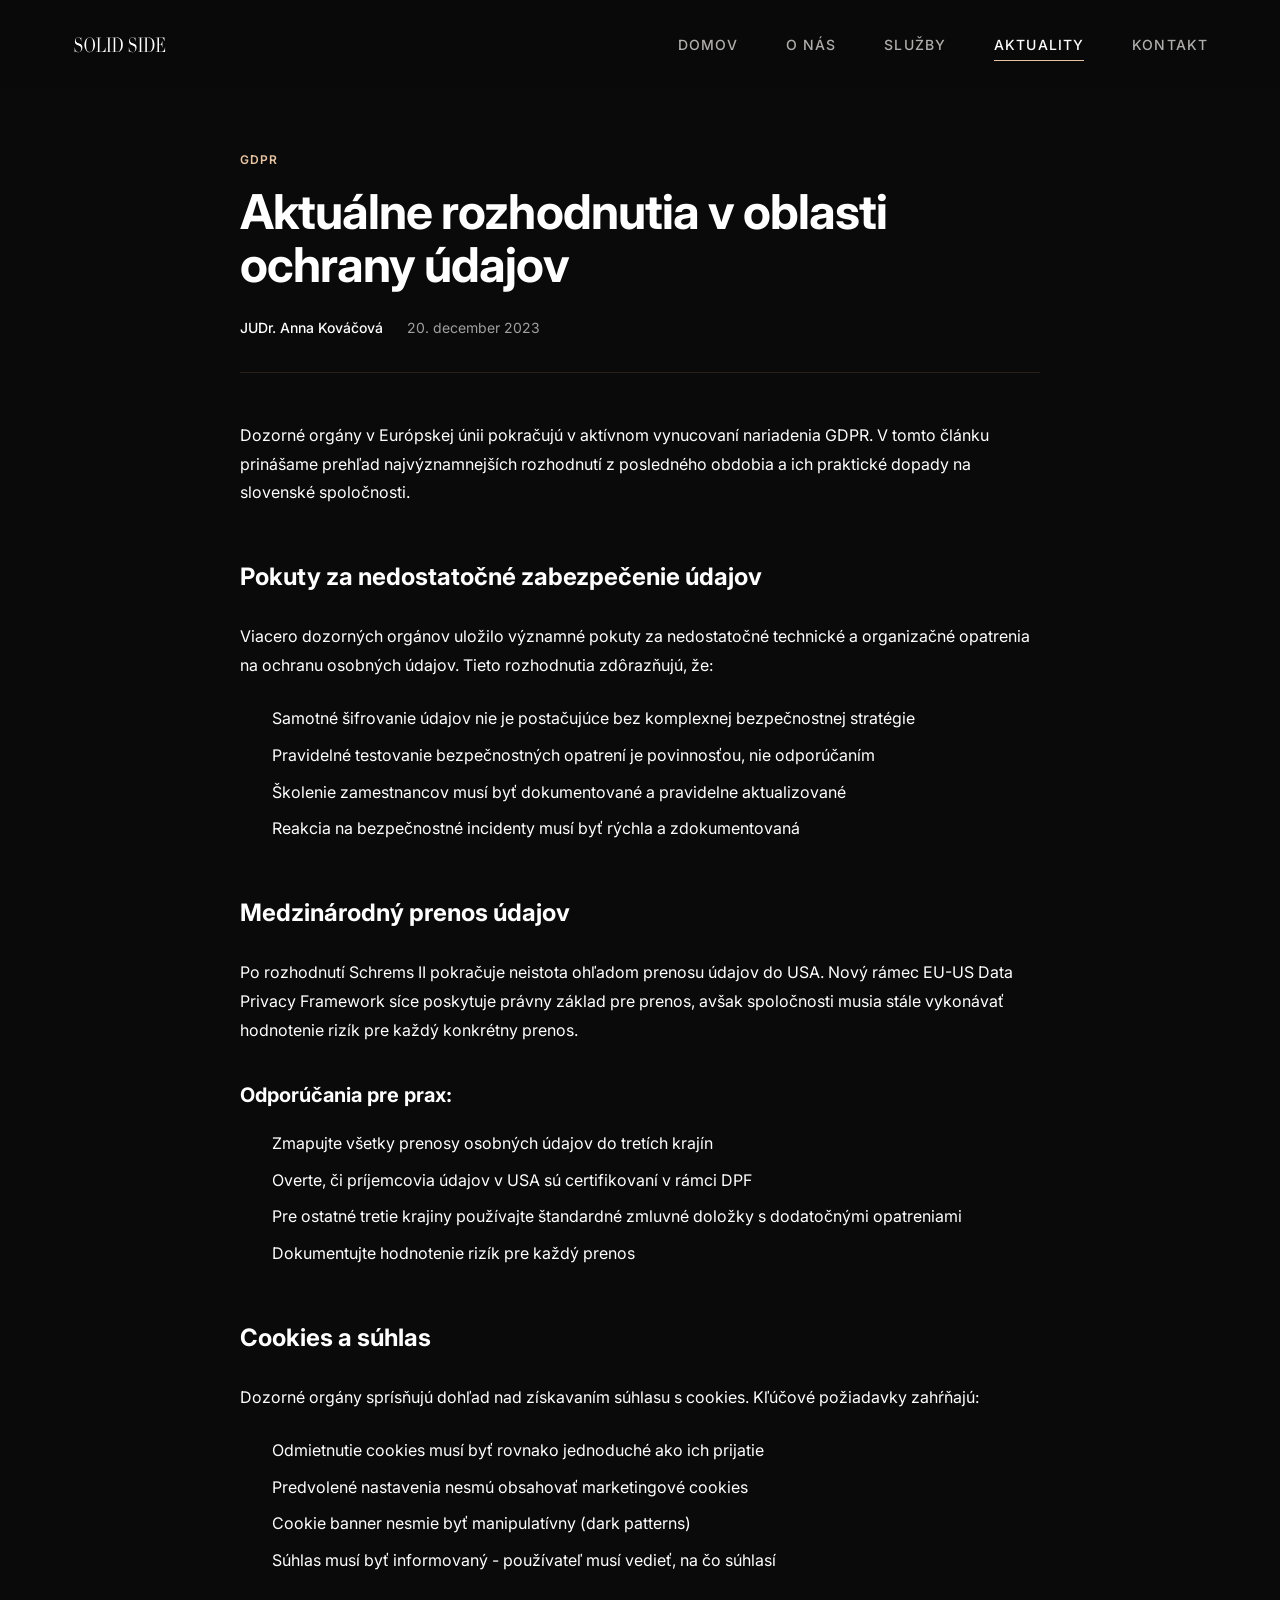
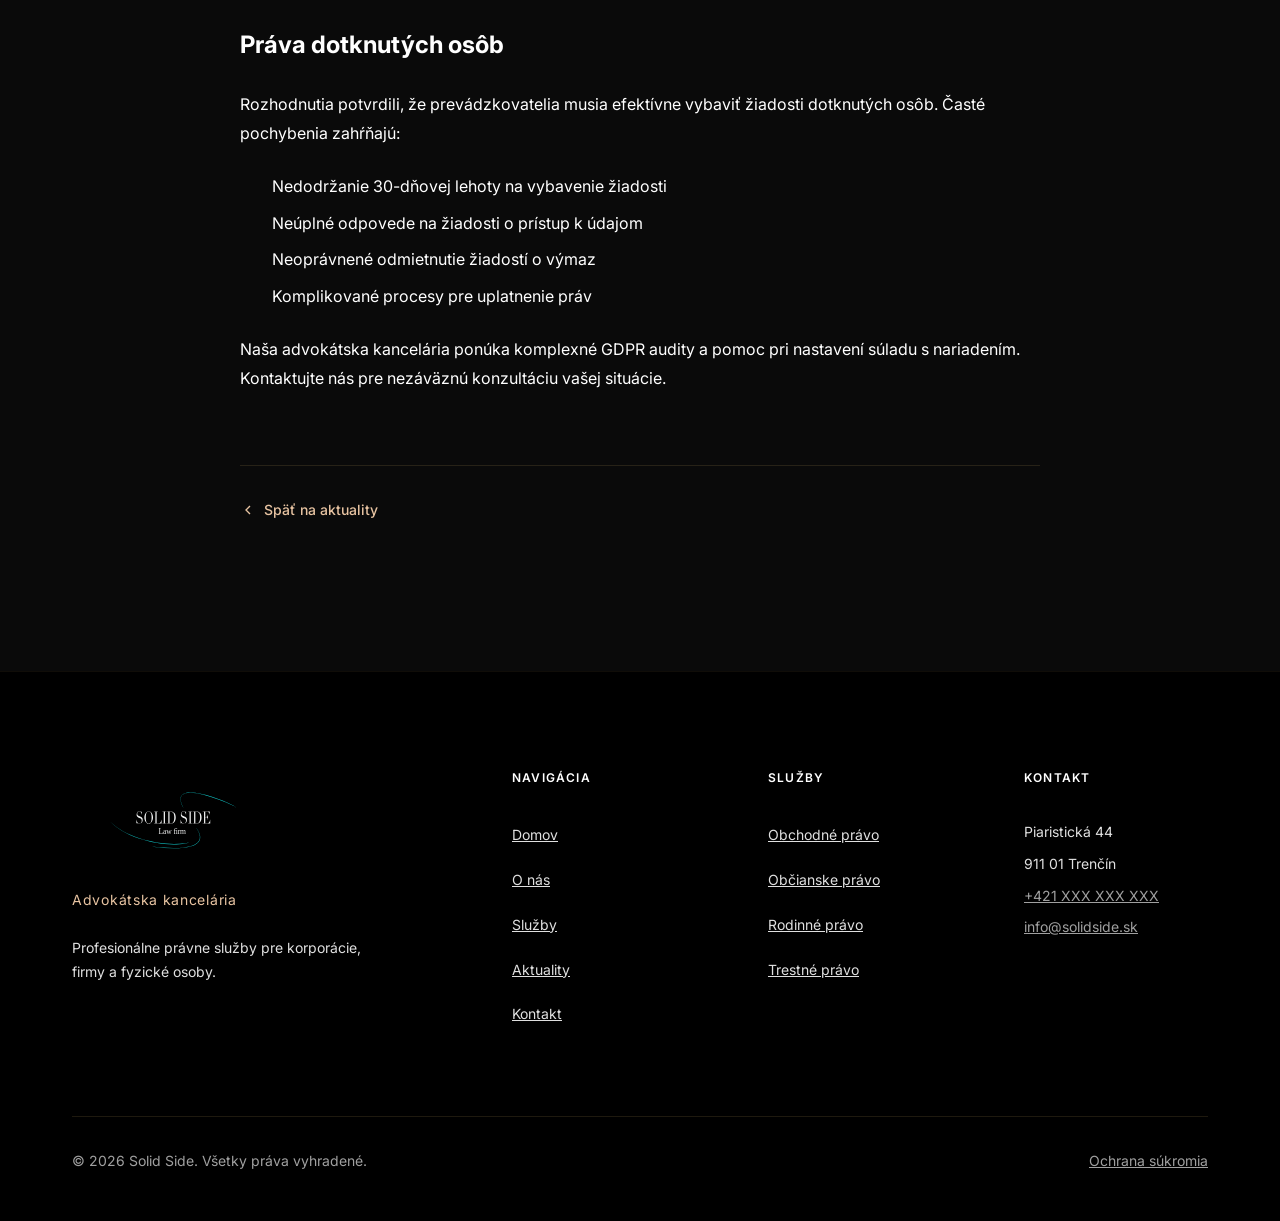
<file: sk/clanok-gdpr.html>
<!DOCTYPE html>
<html lang="sk">
<head>
    <meta charset="UTF-8">
    <meta name="viewport" content="width=device-width, initial-scale=1.0">
    <meta name="description" content="Aktuálne rozhodnutia v oblasti ochrany údajov - kľúčové rozhodnutia dozorných orgánov EÚ a ich dopady na prax.">
    <title>Aktuálne rozhodnutia v oblasti ochrany údajov | Solid Side</title>
    
    <link rel="preconnect" href="https://fonts.googleapis.com">
    <link rel="preconnect" href="https://api.fontshare.com" crossorigin>
    <link rel="preconnect" href="https://fonts.gstatic.com" crossorigin>
    <link href="https://fonts.googleapis.com/css2?family=Inter:wght@300;400;500;600;700&family=Plus+Jakarta+Sans:wght@200;300;400;500;600;700&family=Playfair+Display:wght@400;500;600;700&display=swap" rel="stylesheet">
    <link href="https://api.fontshare.com/v2/css?f[]=satoshi@300,400,500,700,900&display=swap" rel="stylesheet">
    <link rel="stylesheet" href="../style.css">
</head>
<body>
    <!-- HEADER -->
    <header class="header" id="header">
        <nav class="nav container">
            <a href="index.html" class="nav__logo">
                <img src="../images/Logo-slovo.svg" alt="Solid Side - Advokátska kancelária">
            </a>
            
            <ul class="nav__menu" id="nav-menu">
                <li class="nav__item"><a href="index.html" class="nav__link">Domov</a></li>
                <li class="nav__item"><a href="o-nas.html" class="nav__link">O nás</a></li>
                <li class="nav__item"><a href="sluzby.html" class="nav__link">Služby</a></li>
                <li class="nav__item"><a href="aktuality.html" class="nav__link active">Aktuality</a></li>
                <li class="nav__item"><a href="kontakt.html" class="nav__link">Kontakt</a></li>
            </ul>
            
            <div class="nav__toggle" id="nav-toggle">
                <span class="nav__toggle-line"></span>
                <span class="nav__toggle-line"></span>
                <span class="nav__toggle-line"></span>
            </div>
        </nav>
    </header>

    <!-- ARTICLE -->
    <section class="section">
        <div class="container">
            <article class="article fade-in">
                <header class="article__header">
                    <span class="article__category">GDPR</span>
                    <h1 class="article__title">Aktuálne rozhodnutia v oblasti ochrany údajov</h1>
                    <div class="article__meta">
                        <span class="article__author">JUDr. Anna Kováčová</span>
                        <time datetime="2023-12-20">20. december 2023</time>
                    </div>
                </header>
                
                <div class="article__content">
                    <p>Dozorné orgány v Európskej únii pokračujú v aktívnom vynucovaní nariadenia GDPR. V tomto článku prinášame prehľad najvýznamnejších rozhodnutí z posledného obdobia a ich praktické dopady na slovenské spoločnosti.</p>
                    
                    <h2>Pokuty za nedostatočné zabezpečenie údajov</h2>
                    <p>Viacero dozorných orgánov uložilo významné pokuty za nedostatočné technické a organizačné opatrenia na ochranu osobných údajov. Tieto rozhodnutia zdôrazňujú, že:</p>
                    <ul>
                        <li>Samotné šifrovanie údajov nie je postačujúce bez komplexnej bezpečnostnej stratégie</li>
                        <li>Pravidelné testovanie bezpečnostných opatrení je povinnosťou, nie odporúčaním</li>
                        <li>Školenie zamestnancov musí byť dokumentované a pravidelne aktualizované</li>
                        <li>Reakcia na bezpečnostné incidenty musí byť rýchla a zdokumentovaná</li>
                    </ul>
                    
                    <h2>Medzinárodný prenos údajov</h2>
                    <p>Po rozhodnutí Schrems II pokračuje neistota ohľadom prenosu údajov do USA. Nový rámec EU-US Data Privacy Framework síce poskytuje právny základ pre prenos, avšak spoločnosti musia stále vykonávať hodnotenie rizík pre každý konkrétny prenos.</p>
                    
                    <h3>Odporúčania pre prax:</h3>
                    <ul>
                        <li>Zmapujte všetky prenosy osobných údajov do tretích krajín</li>
                        <li>Overte, či príjemcovia údajov v USA sú certifikovaní v rámci DPF</li>
                        <li>Pre ostatné tretie krajiny používajte štandardné zmluvné doložky s dodatočnými opatreniami</li>
                        <li>Dokumentujte hodnotenie rizík pre každý prenos</li>
                    </ul>
                    
                    <h2>Cookies a súhlas</h2>
                    <p>Dozorné orgány sprísňujú dohľad nad získavaním súhlasu s cookies. Kľúčové požiadavky zahŕňajú:</p>
                    <ul>
                        <li>Odmietnutie cookies musí byť rovnako jednoduché ako ich prijatie</li>
                        <li>Predvolené nastavenia nesmú obsahovať marketingové cookies</li>
                        <li>Cookie banner nesmie byť manipulatívny (dark patterns)</li>
                        <li>Súhlas musí byť informovaný - používateľ musí vedieť, na čo súhlasí</li>
                    </ul>
                    
                    <h2>Práva dotknutých osôb</h2>
                    <p>Rozhodnutia potvrdili, že prevádzkovatelia musia efektívne vybaviť žiadosti dotknutých osôb. Časté pochybenia zahŕňajú:</p>
                    <ul>
                        <li>Nedodržanie 30-dňovej lehoty na vybavenie žiadosti</li>
                        <li>Neúplné odpovede na žiadosti o prístup k údajom</li>
                        <li>Neoprávnené odmietnutie žiadostí o výmaz</li>
                        <li>Komplikované procesy pre uplatnenie práv</li>
                    </ul>
                    
                    <p>Naša advokátska kancelária ponúka komplexné GDPR audity a pomoc pri nastavení súladu s nariadením. Kontaktujte nás pre nezáväznú konzultáciu vašej situácie.</p>
                </div>
                
                <footer class="article__footer">
                    <a href="aktuality.html" class="btn--back">
                        <svg xmlns="http://www.w3.org/2000/svg" viewBox="0 0 24 24" fill="none" stroke="currentColor" stroke-width="2">
                            <polyline points="15,18 9,12 15,6"/>
                        </svg>
                        Späť na aktuality
                    </a>
                </footer>
            </article>
        </div>
    </section>

    <!-- FOOTER -->
    <footer class="footer">
        <div class="container">
            <div class="footer__content">
                <div class="footer__brand">
                    <a href="index.html" class="footer__logo">
                        <img src="../images/logo-na-web.svg" alt="Solid Side - Advokátska kancelária">
                    </a>
                    <p class="footer__tagline">Advokátska kancelária</p>
                    <p class="footer__description">Profesionálne právne služby pre korporácie, firmy a fyzické osoby.</p>
                </div>
                
                <div class="footer__links">
                    <h4 class="footer__title">Navigácia</h4>
                    <ul class="footer__menu">
                        <li><a href="index.html">Domov</a></li>
                        <li><a href="o-nas.html">O nás</a></li>
                        <li><a href="sluzby.html">Služby</a></li>
                        <li><a href="aktuality.html">Aktuality</a></li>
                        <li><a href="kontakt.html">Kontakt</a></li>
                    </ul>
                </div>
                
                <div class="footer__links">
                    <h4 class="footer__title">Služby</h4>
                    <ul class="footer__menu">
                        <li><a href="sluzby.html">Obchodné právo</a></li>
                        <li><a href="sluzby.html">Občianske právo</a></li>
                        <li><a href="sluzby.html">Rodinné právo</a></li>
                        <li><a href="sluzby.html">Trestné právo</a></li>
                    </ul>
                </div>
                
                <div class="footer__contact">
                    <h4 class="footer__title">Kontakt</h4>
                    <p>Piaristická 44</p>
                    <p>911 01 Trenčín</p>
                    <p><a href="tel:+421XXXXXXXXX">+421 XXX XXX XXX</a></p>
                    <p><a href="mailto:info@solidside.sk">info@solidside.sk</a></p>
                </div>
            </div>
            
            <div class="footer__bottom">
                <p class="footer__copyright">&copy; <span id="current-year"></span> Solid Side. Všetky práva vyhradené.</p>
                <div class="footer__legal">
                    <a href="#">Ochrana súkromia</a>
                </div>
            </div>
        </div>
    </footer>

    <button class="back-to-top" id="back-to-top" aria-label="Späť na začiatok">
        <svg xmlns="http://www.w3.org/2000/svg" viewBox="0 0 24 24" fill="none" stroke="currentColor" stroke-width="2">
            <polyline points="18,15 12,9 6,15"/>
        </svg>
    </button>

    <script src="../script.js"></script>
</body>
</html>
</file>
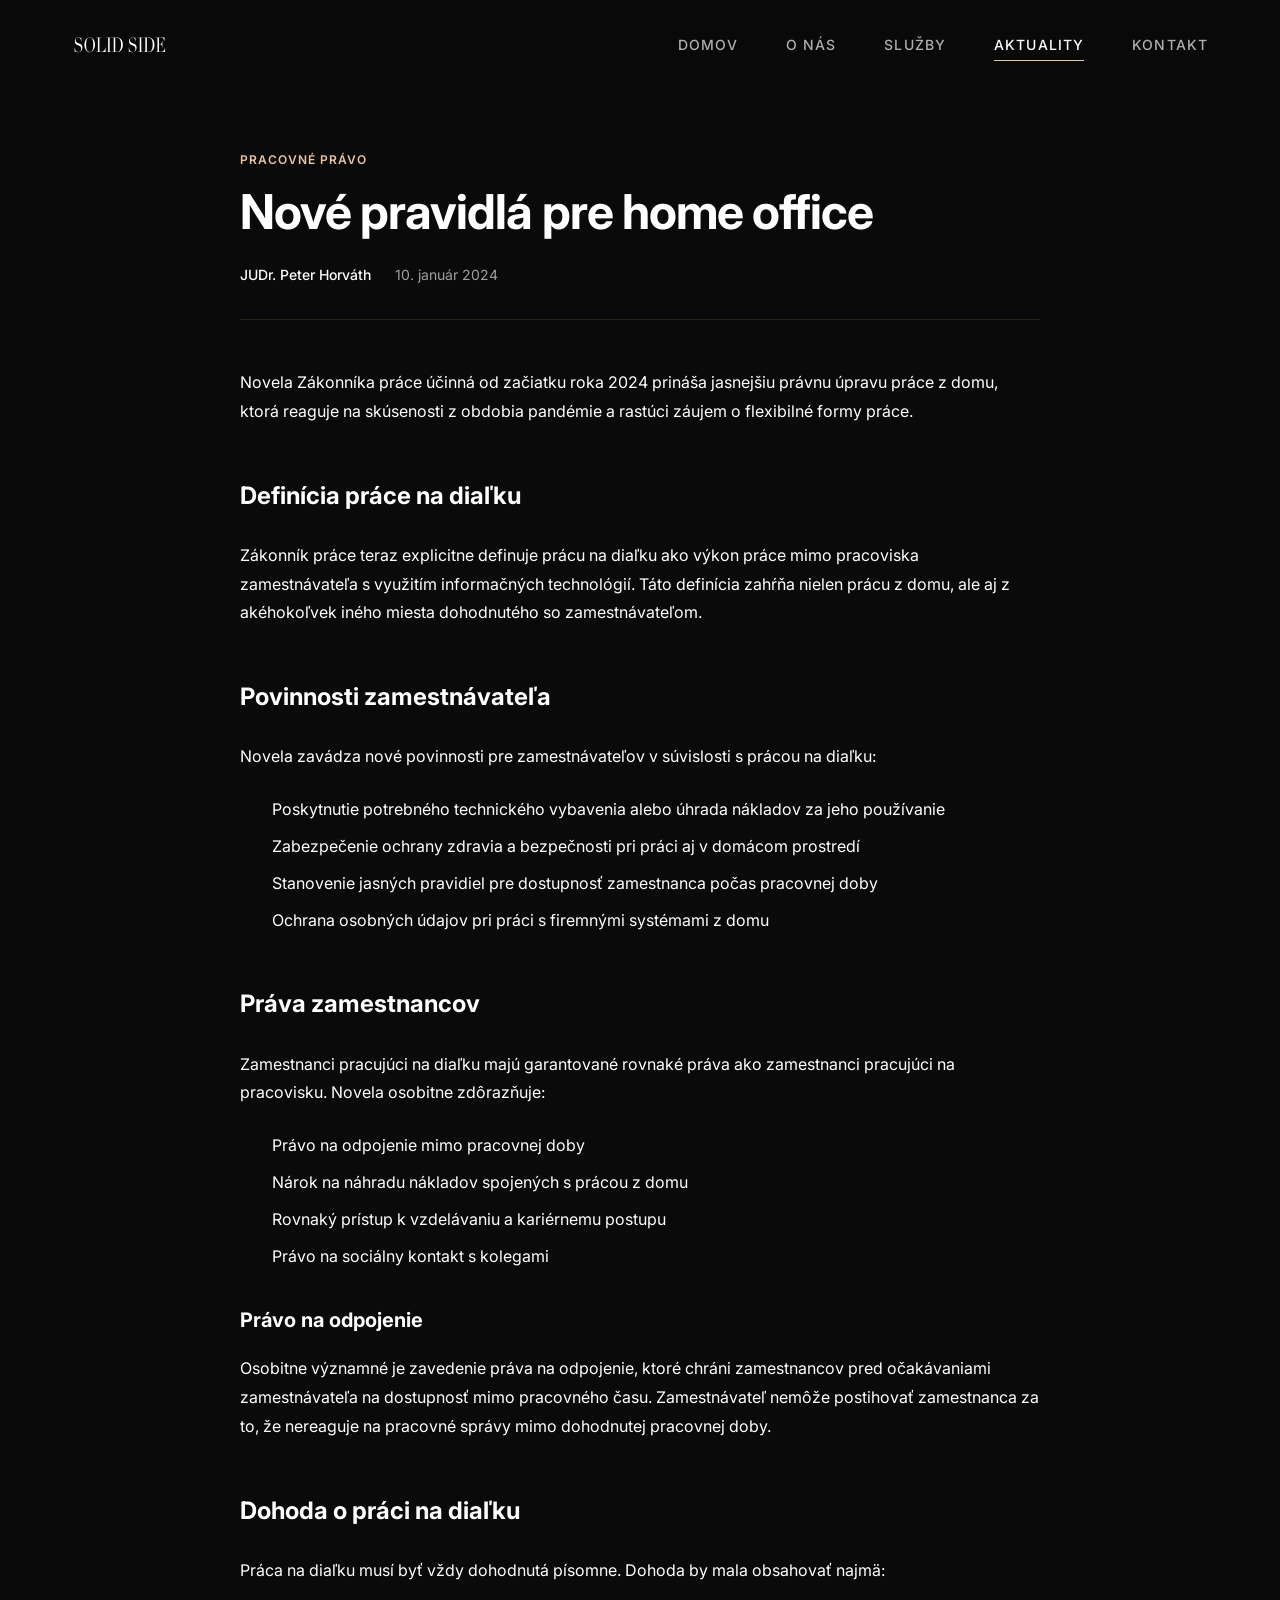
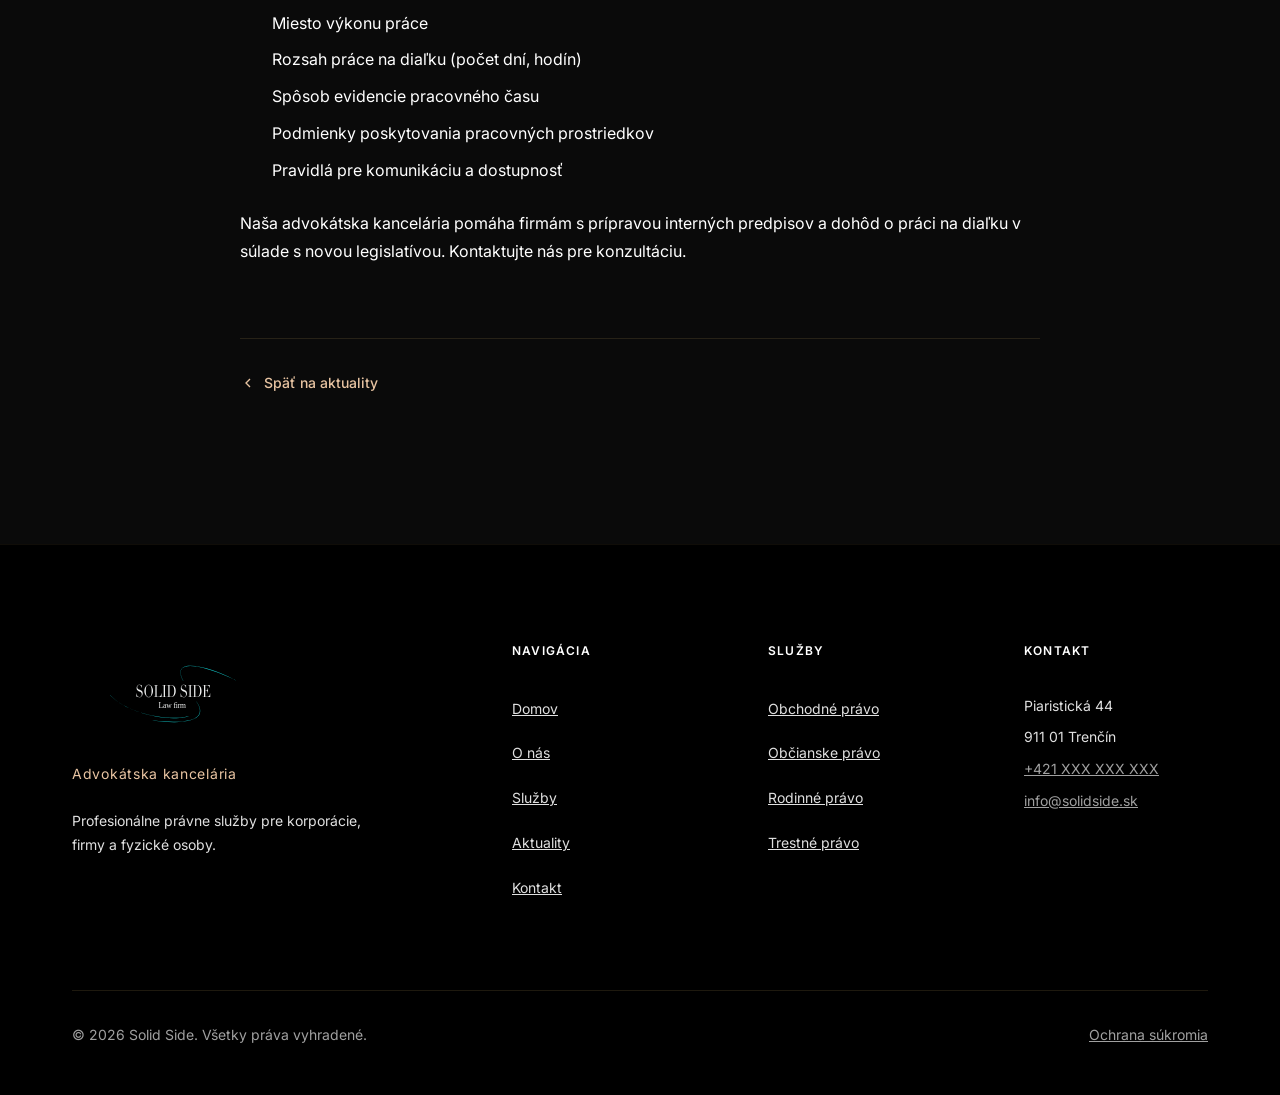
<file: sk/clanok-home-office.html>
<!DOCTYPE html>
<html lang="sk">
<head>
    <meta charset="UTF-8">
    <meta name="viewport" content="width=device-width, initial-scale=1.0">
    <meta name="description" content="Nové pravidlá pre home office - novela Zákonníka práce prináša jasnejšie pravidlá pre prácu z domu.">
    <title>Nové pravidlá pre home office | Solid Side</title>
    
    <link rel="preconnect" href="https://fonts.googleapis.com">
    <link rel="preconnect" href="https://api.fontshare.com" crossorigin>
    <link rel="preconnect" href="https://fonts.gstatic.com" crossorigin>
    <link href="https://fonts.googleapis.com/css2?family=Inter:wght@300;400;500;600;700&family=Plus+Jakarta+Sans:wght@200;300;400;500;600;700&family=Playfair+Display:wght@400;500;600;700&display=swap" rel="stylesheet">
    <link href="https://api.fontshare.com/v2/css?f[]=satoshi@300,400,500,700,900&display=swap" rel="stylesheet">
    <link rel="stylesheet" href="../style.css">
</head>
<body>
    <!-- HEADER -->
    <header class="header" id="header">
        <nav class="nav container">
            <a href="index.html" class="nav__logo">
                <img src="../images/Logo-slovo.svg" alt="Solid Side - Advokátska kancelária">
            </a>
            
            <ul class="nav__menu" id="nav-menu">
                <li class="nav__item"><a href="index.html" class="nav__link">Domov</a></li>
                <li class="nav__item"><a href="o-nas.html" class="nav__link">O nás</a></li>
                <li class="nav__item"><a href="sluzby.html" class="nav__link">Služby</a></li>
                <li class="nav__item"><a href="aktuality.html" class="nav__link active">Aktuality</a></li>
                <li class="nav__item"><a href="kontakt.html" class="nav__link">Kontakt</a></li>
            </ul>
            
            <div class="nav__toggle" id="nav-toggle">
                <span class="nav__toggle-line"></span>
                <span class="nav__toggle-line"></span>
                <span class="nav__toggle-line"></span>
            </div>
        </nav>
    </header>

    <!-- ARTICLE -->
    <section class="section">
        <div class="container">
            <article class="article fade-in">
                <header class="article__header">
                    <span class="article__category">Pracovné právo</span>
                    <h1 class="article__title">Nové pravidlá pre home office</h1>
                    <div class="article__meta">
                        <span class="article__author">JUDr. Peter Horváth</span>
                        <time datetime="2024-01-10">10. január 2024</time>
                    </div>
                </header>
                
                <div class="article__content">
                    <p>Novela Zákonníka práce účinná od začiatku roka 2024 prináša jasnejšiu právnu úpravu práce z domu, ktorá reaguje na skúsenosti z obdobia pandémie a rastúci záujem o flexibilné formy práce.</p>
                    
                    <h2>Definícia práce na diaľku</h2>
                    <p>Zákonník práce teraz explicitne definuje prácu na diaľku ako výkon práce mimo pracoviska zamestnávateľa s využitím informačných technológií. Táto definícia zahŕňa nielen prácu z domu, ale aj z akéhokoľvek iného miesta dohodnutého so zamestnávateľom.</p>
                    
                    <h2>Povinnosti zamestnávateľa</h2>
                    <p>Novela zavádza nové povinnosti pre zamestnávateľov v súvislosti s prácou na diaľku:</p>
                    <ul>
                        <li>Poskytnutie potrebného technického vybavenia alebo úhrada nákladov za jeho používanie</li>
                        <li>Zabezpečenie ochrany zdravia a bezpečnosti pri práci aj v domácom prostredí</li>
                        <li>Stanovenie jasných pravidiel pre dostupnosť zamestnanca počas pracovnej doby</li>
                        <li>Ochrana osobných údajov pri práci s firemnými systémami z domu</li>
                    </ul>
                    
                    <h2>Práva zamestnancov</h2>
                    <p>Zamestnanci pracujúci na diaľku majú garantované rovnaké práva ako zamestnanci pracujúci na pracovisku. Novela osobitne zdôrazňuje:</p>
                    <ul>
                        <li>Právo na odpojenie mimo pracovnej doby</li>
                        <li>Nárok na náhradu nákladov spojených s prácou z domu</li>
                        <li>Rovnaký prístup k vzdelávaniu a kariérnemu postupu</li>
                        <li>Právo na sociálny kontakt s kolegami</li>
                    </ul>
                    
                    <h3>Právo na odpojenie</h3>
                    <p>Osobitne významné je zavedenie práva na odpojenie, ktoré chráni zamestnancov pred očakávaniami zamestnávateľa na dostupnosť mimo pracovného času. Zamestnávateľ nemôže postihovať zamestnanca za to, že nereaguje na pracovné správy mimo dohodnutej pracovnej doby.</p>
                    
                    <h2>Dohoda o práci na diaľku</h2>
                    <p>Práca na diaľku musí byť vždy dohodnutá písomne. Dohoda by mala obsahovať najmä:</p>
                    <ul>
                        <li>Miesto výkonu práce</li>
                        <li>Rozsah práce na diaľku (počet dní, hodín)</li>
                        <li>Spôsob evidencie pracovného času</li>
                        <li>Podmienky poskytovania pracovných prostriedkov</li>
                        <li>Pravidlá pre komunikáciu a dostupnosť</li>
                    </ul>
                    
                    <p>Naša advokátska kancelária pomáha firmám s prípravou interných predpisov a dohôd o práci na diaľku v súlade s novou legislatívou. Kontaktujte nás pre konzultáciu.</p>
                </div>
                
                <footer class="article__footer">
                    <a href="aktuality.html" class="btn--back">
                        <svg xmlns="http://www.w3.org/2000/svg" viewBox="0 0 24 24" fill="none" stroke="currentColor" stroke-width="2">
                            <polyline points="15,18 9,12 15,6"/>
                        </svg>
                        Späť na aktuality
                    </a>
                </footer>
            </article>
        </div>
    </section>

    <!-- FOOTER -->
    <footer class="footer">
        <div class="container">
            <div class="footer__content">
                <div class="footer__brand">
                    <a href="index.html" class="footer__logo">
                        <img src="../images/logo-na-web.svg" alt="Solid Side - Advokátska kancelária">
                    </a>
                    <p class="footer__tagline">Advokátska kancelária</p>
                    <p class="footer__description">Profesionálne právne služby pre korporácie, firmy a fyzické osoby.</p>
                </div>
                
                <div class="footer__links">
                    <h4 class="footer__title">Navigácia</h4>
                    <ul class="footer__menu">
                        <li><a href="index.html">Domov</a></li>
                        <li><a href="o-nas.html">O nás</a></li>
                        <li><a href="sluzby.html">Služby</a></li>
                        <li><a href="aktuality.html">Aktuality</a></li>
                        <li><a href="kontakt.html">Kontakt</a></li>
                    </ul>
                </div>
                
                <div class="footer__links">
                    <h4 class="footer__title">Služby</h4>
                    <ul class="footer__menu">
                        <li><a href="sluzby.html">Obchodné právo</a></li>
                        <li><a href="sluzby.html">Občianske právo</a></li>
                        <li><a href="sluzby.html">Rodinné právo</a></li>
                        <li><a href="sluzby.html">Trestné právo</a></li>
                    </ul>
                </div>
                
                <div class="footer__contact">
                    <h4 class="footer__title">Kontakt</h4>
                    <p>Piaristická 44</p>
                    <p>911 01 Trenčín</p>
                    <p><a href="tel:+421XXXXXXXXX">+421 XXX XXX XXX</a></p>
                    <p><a href="mailto:info@solidside.sk">info@solidside.sk</a></p>
                </div>
            </div>
            
            <div class="footer__bottom">
                <p class="footer__copyright">&copy; <span id="current-year"></span> Solid Side. Všetky práva vyhradené.</p>
                <div class="footer__legal">
                    <a href="#">Ochrana súkromia</a>
                </div>
            </div>
        </div>
    </footer>

    <button class="back-to-top" id="back-to-top" aria-label="Späť na začiatok">
        <svg xmlns="http://www.w3.org/2000/svg" viewBox="0 0 24 24" fill="none" stroke="currentColor" stroke-width="2">
            <polyline points="18,15 12,9 6,15"/>
        </svg>
    </button>

    <script src="../script.js"></script>
</body>
</html>
</file>
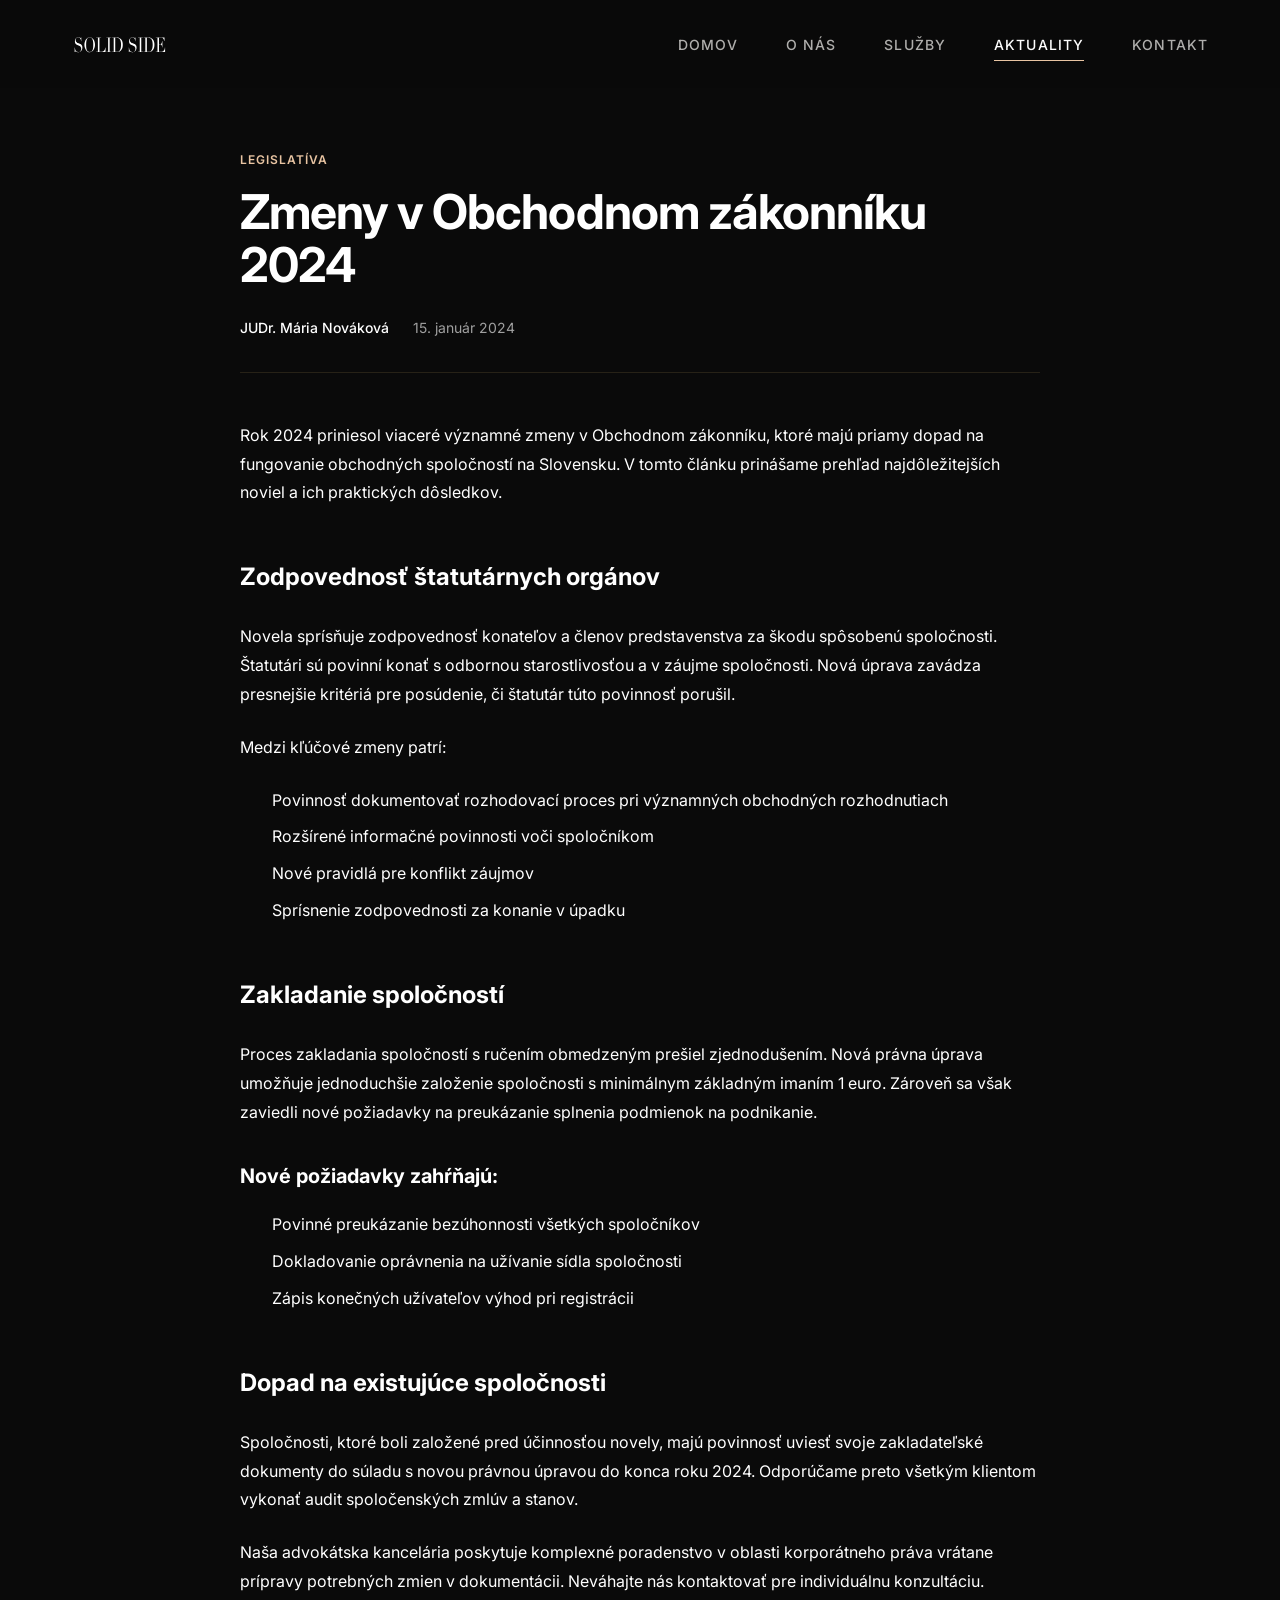
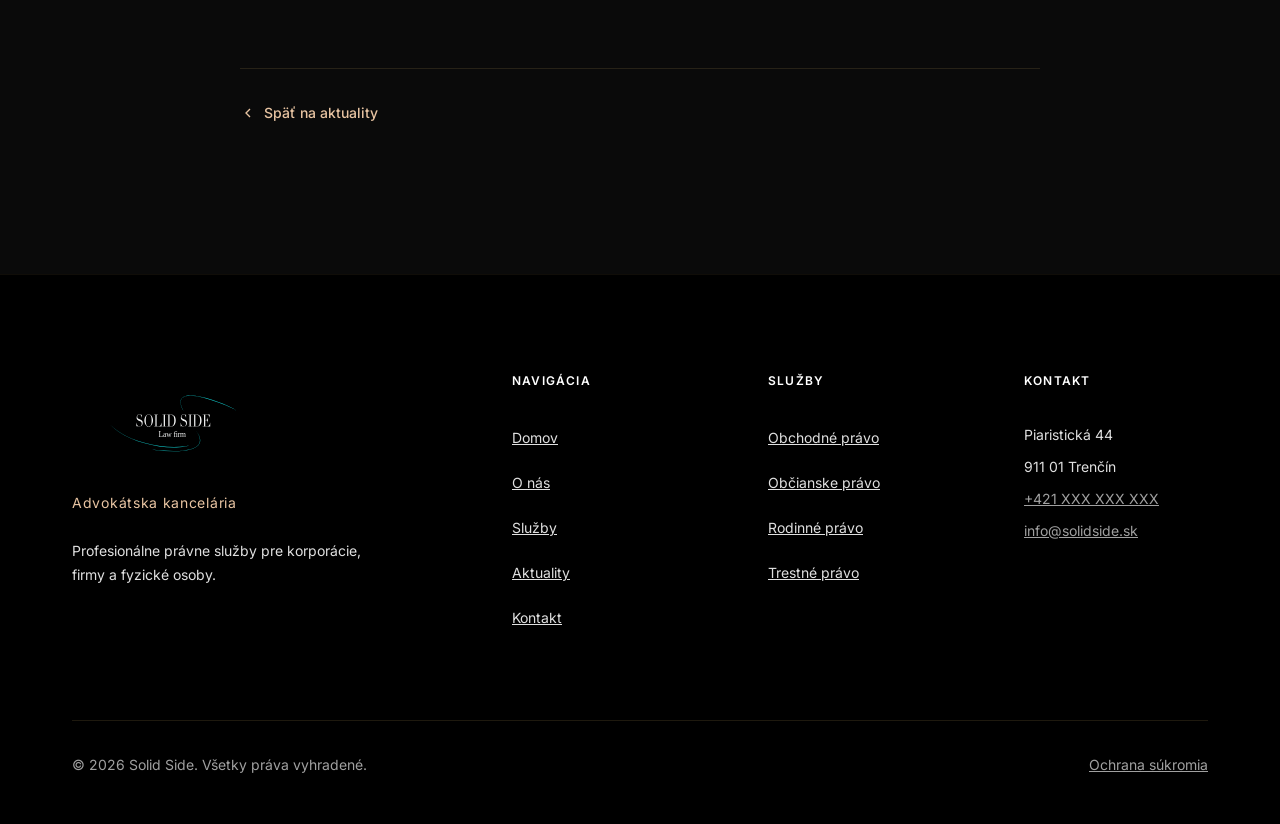
<file: sk/clanok-obchodny-zakonnik.html>
<!DOCTYPE html>
<html lang="sk">
<head>
    <meta charset="UTF-8">
    <meta name="viewport" content="width=device-width, initial-scale=1.0">
    <meta name="description" content="Zmeny v Obchodnom zákonníku 2024 - prehľad najdôležitejších noviel účinných od 1. januára 2024.">
    <title>Zmeny v Obchodnom zákonníku 2024 | Solid Side</title>
    
    <link rel="preconnect" href="https://fonts.googleapis.com">
    <link rel="preconnect" href="https://api.fontshare.com" crossorigin>
    <link rel="preconnect" href="https://fonts.gstatic.com" crossorigin>
    <link href="https://fonts.googleapis.com/css2?family=Inter:wght@300;400;500;600;700&family=Plus+Jakarta+Sans:wght@200;300;400;500;600;700&family=Playfair+Display:wght@400;500;600;700&display=swap" rel="stylesheet">
    <link href="https://api.fontshare.com/v2/css?f[]=satoshi@300,400,500,700,900&display=swap" rel="stylesheet">
    <link rel="stylesheet" href="../style.css">
</head>
<body>
    <!-- HEADER -->
    <header class="header" id="header">
        <nav class="nav container">
            <a href="index.html" class="nav__logo">
                <img src="../images/Logo-slovo.svg" alt="Solid Side - Advokátska kancelária">
            </a>
            
            <ul class="nav__menu" id="nav-menu">
                <li class="nav__item"><a href="index.html" class="nav__link">Domov</a></li>
                <li class="nav__item"><a href="o-nas.html" class="nav__link">O nás</a></li>
                <li class="nav__item"><a href="sluzby.html" class="nav__link">Služby</a></li>
                <li class="nav__item"><a href="aktuality.html" class="nav__link active">Aktuality</a></li>
                <li class="nav__item"><a href="kontakt.html" class="nav__link">Kontakt</a></li>
            </ul>
            
            <div class="nav__toggle" id="nav-toggle">
                <span class="nav__toggle-line"></span>
                <span class="nav__toggle-line"></span>
                <span class="nav__toggle-line"></span>
            </div>
        </nav>
    </header>

    <!-- ARTICLE -->
    <section class="section">
        <div class="container">
            <article class="article fade-in">
                <header class="article__header">
                    <span class="article__category">Legislatíva</span>
                    <h1 class="article__title">Zmeny v Obchodnom zákonníku 2024</h1>
                    <div class="article__meta">
                        <span class="article__author">JUDr. Mária Nováková</span>
                        <time datetime="2024-01-15">15. január 2024</time>
                    </div>
                </header>
                
                <div class="article__content">
                    <p>Rok 2024 priniesol viaceré významné zmeny v Obchodnom zákonníku, ktoré majú priamy dopad na fungovanie obchodných spoločností na Slovensku. V tomto článku prinášame prehľad najdôležitejších noviel a ich praktických dôsledkov.</p>
                    
                    <h2>Zodpovednosť štatutárnych orgánov</h2>
                    <p>Novela sprísňuje zodpovednosť konateľov a členov predstavenstva za škodu spôsobenú spoločnosti. Štatutári sú povinní konať s odbornou starostlivosťou a v záujme spoločnosti. Nová úprava zavádza presnejšie kritériá pre posúdenie, či štatutár túto povinnosť porušil.</p>
                    
                    <p>Medzi kľúčové zmeny patrí:</p>
                    <ul>
                        <li>Povinnosť dokumentovať rozhodovací proces pri významných obchodných rozhodnutiach</li>
                        <li>Rozšírené informačné povinnosti voči spoločníkom</li>
                        <li>Nové pravidlá pre konflikt záujmov</li>
                        <li>Sprísnenie zodpovednosti za konanie v úpadku</li>
                    </ul>
                    
                    <h2>Zakladanie spoločností</h2>
                    <p>Proces zakladania spoločností s ručením obmedzeným prešiel zjednodušením. Nová právna úprava umožňuje jednoduchšie založenie spoločnosti s minimálnym základným imaním 1 euro. Zároveň sa však zaviedli nové požiadavky na preukázanie splnenia podmienok na podnikanie.</p>
                    
                    <h3>Nové požiadavky zahŕňajú:</h3>
                    <ul>
                        <li>Povinné preukázanie bezúhonnosti všetkých spoločníkov</li>
                        <li>Dokladovanie oprávnenia na užívanie sídla spoločnosti</li>
                        <li>Zápis konečných užívateľov výhod pri registrácii</li>
                    </ul>
                    
                    <h2>Dopad na existujúce spoločnosti</h2>
                    <p>Spoločnosti, ktoré boli založené pred účinnosťou novely, majú povinnosť uviesť svoje zakladateľské dokumenty do súladu s novou právnou úpravou do konca roku 2024. Odporúčame preto všetkým klientom vykonať audit spoločenských zmlúv a stanov.</p>
                    
                    <p>Naša advokátska kancelária poskytuje komplexné poradenstvo v oblasti korporátneho práva vrátane prípravy potrebných zmien v dokumentácii. Neváhajte nás kontaktovať pre individuálnu konzultáciu.</p>
                </div>
                
                <footer class="article__footer">
                    <a href="aktuality.html" class="btn--back">
                        <svg xmlns="http://www.w3.org/2000/svg" viewBox="0 0 24 24" fill="none" stroke="currentColor" stroke-width="2">
                            <polyline points="15,18 9,12 15,6"/>
                        </svg>
                        Späť na aktuality
                    </a>
                </footer>
            </article>
        </div>
    </section>

    <!-- FOOTER -->
    <footer class="footer">
        <div class="container">
            <div class="footer__content">
                <div class="footer__brand">
                    <a href="index.html" class="footer__logo">
                        <img src="../images/logo-na-web.svg" alt="Solid Side - Advokátska kancelária">
                    </a>
                    <p class="footer__tagline">Advokátska kancelária</p>
                    <p class="footer__description">Profesionálne právne služby pre korporácie, firmy a fyzické osoby.</p>
                </div>
                
                <div class="footer__links">
                    <h4 class="footer__title">Navigácia</h4>
                    <ul class="footer__menu">
                        <li><a href="index.html">Domov</a></li>
                        <li><a href="o-nas.html">O nás</a></li>
                        <li><a href="sluzby.html">Služby</a></li>
                        <li><a href="aktuality.html">Aktuality</a></li>
                        <li><a href="kontakt.html">Kontakt</a></li>
                    </ul>
                </div>
                
                <div class="footer__links">
                    <h4 class="footer__title">Služby</h4>
                    <ul class="footer__menu">
                        <li><a href="sluzby.html">Obchodné právo</a></li>
                        <li><a href="sluzby.html">Občianske právo</a></li>
                        <li><a href="sluzby.html">Rodinné právo</a></li>
                        <li><a href="sluzby.html">Trestné právo</a></li>
                    </ul>
                </div>
                
                <div class="footer__contact">
                    <h4 class="footer__title">Kontakt</h4>
                    <p>Piaristická 44</p>
                    <p>911 01 Trenčín</p>
                    <p><a href="tel:+421XXXXXXXXX">+421 XXX XXX XXX</a></p>
                    <p><a href="mailto:info@solidside.sk">info@solidside.sk</a></p>
                </div>
            </div>
            
            <div class="footer__bottom">
                <p class="footer__copyright">&copy; <span id="current-year"></span> Solid Side. Všetky práva vyhradené.</p>
                <div class="footer__legal">
                    <a href="#">Ochrana súkromia</a>
                </div>
            </div>
        </div>
    </footer>

    <button class="back-to-top" id="back-to-top" aria-label="Späť na začiatok">
        <svg xmlns="http://www.w3.org/2000/svg" viewBox="0 0 24 24" fill="none" stroke="currentColor" stroke-width="2">
            <polyline points="18,15 12,9 6,15"/>
        </svg>
    </button>

    <script src="../script.js"></script>
</body>
</html>
</file>
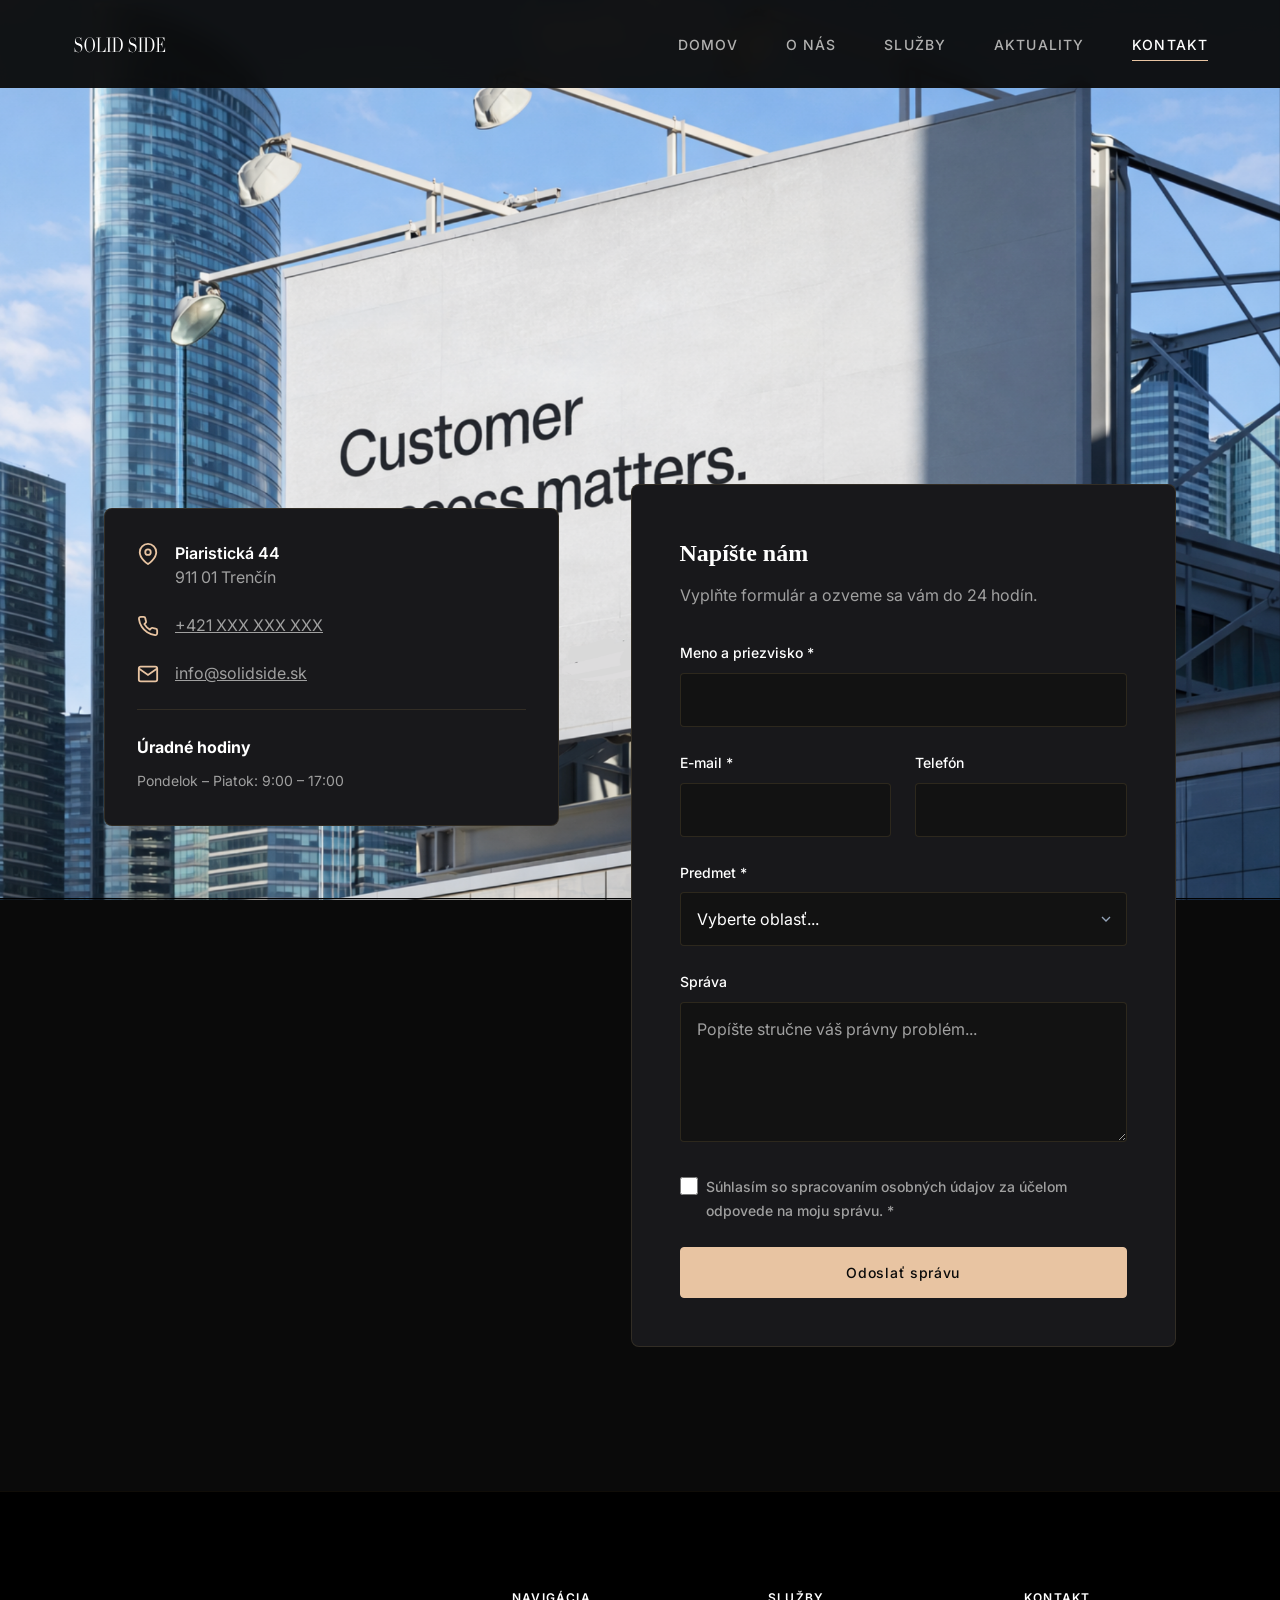
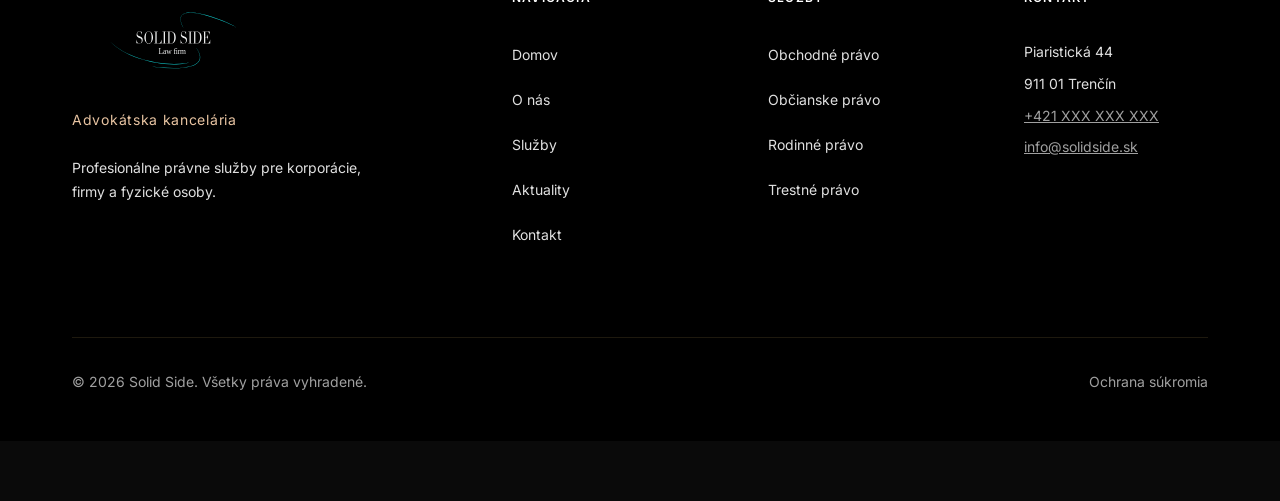
<file: sk/kontakt.html>
<!DOCTYPE html>
<html lang="sk">
<head>
    <meta charset="UTF-8">
    <meta name="viewport" content="width=device-width, initial-scale=1.0">
    <meta name="description" content="Kontaktujte advokátsku kanceláriu Solid Side v Trenčíne. Piaristická 44, 911 01 Trenčín.">
    <title>Kontakt | Solid Side - Advokátska kancelária</title>
    
    <link rel="preconnect" href="https://fonts.googleapis.com">
    <link rel="preconnect" href="https://api.fontshare.com" crossorigin>
    <link rel="preconnect" href="https://fonts.gstatic.com" crossorigin>
    <link href="https://fonts.googleapis.com/css2?family=Inter:wght@300;400;500;600;700&family=Plus+Jakarta+Sans:wght@200;300;400;500;600;700&family=Playfair+Display:wght@400;500;600;700&display=swap" rel="stylesheet">
    <link href="https://api.fontshare.com/v2/css?f[]=satoshi@300,400,500,700,900&display=swap" rel="stylesheet">
    <link rel="stylesheet" href="../style.css">
</head>
<body>
                <style>
                    .contact-bg {
                        background: url('../images/bilboard.png') center/cover no-repeat;
                        background-attachment: fixed;
                        position: absolute;
                        top: 0;
                        left: 0;
                        width: 100vw;
                        height: 100%;
                        min-height: 0;
                        z-index: 0;
                    }
                    .contact__wrapper, .contact__info-column, .contact__form-wrapper {
                        position: relative;
                        z-index: 2;
                    }
                </style>
                <!-- HEADER -->
                <header class="header" id="header">
                    <nav class="nav container">
                        <a href="index.html" class="nav__logo">
                            <img src="../images/Logo-slovo.svg" alt="Solid Side - Advokátska kancelária">
                        </a>
                        <ul class="nav__menu" id="nav-menu">
                            <li class="nav__item"><a href="index.html" class="nav__link">Domov</a></li>
                            <li class="nav__item"><a href="o-nas.html" class="nav__link">O nás</a></li>
                            <li class="nav__item"><a href="sluzby.html" class="nav__link">Služby</a></li>
                            <li class="nav__item"><a href="aktuality.html" class="nav__link">Aktuality</a></li>
                            <li class="nav__item"><a href="kontakt.html" class="nav__link active">Kontakt</a></li>
                        </ul>
                        <div class="nav__toggle" id="nav-toggle">
                            <span class="nav__toggle-line"></span>
                            <span class="nav__toggle-line"></span>
                            <span class="nav__toggle-line"></span>
                        </div>
                    </nav>
                </header>
            <div class="nav__toggle" id="nav-toggle">
                <span class="nav__toggle-line"></span>
                <span class="nav__toggle-line"></span>
                <span class="nav__toggle-line"></span>
            </div>
        </nav>
    </header>

    <!-- PAGE HERO REMOVED: The contact image section now starts directly under the navigation bar -->

    <!-- KONTAKT -->
    <section class="section section--overlap-top">
            <div class="contact-bg" style="position: fixed; top: 0; left: 0; width: 100vw; height: 100vh; z-index: 0;"></div>
            <div style="height: 340px;"></div> <!-- Spacer to push cards below 'success matters' text -->
        <div class="container" style="background: transparent; position: relative; z-index: 2;">
        <div class="container" style="background: transparent; position: relative; z-index: 2;">
            <div class="contact__wrapper content-block--elevated fade-in" style="margin-top: 0; background: transparent;">
                
                <!-- Ľavá strana - Foto a kontaktné údaje -->
                <div class="contact__info-column">
                    <div class="contact__image" style="background: url('../images/trencin-hrad.jpg') center/cover no-repeat; border-radius: 16px; position: relative;">
                    </div>
                    
                    <div class="contact__card">
                        <div class="contact__item">
                            <svg xmlns="http://www.w3.org/2000/svg" viewBox="0 0 24 24" fill="none" stroke="currentColor" stroke-width="2">
                                <path d="M21 10c0 7-9 13-9 13s-9-6-9-13a9 9 0 0 1 18 0z"/>
                                <circle cx="12" cy="10" r="3"/>
                            </svg>
                            <div>
                                <p><strong>Piaristická 44</strong></p>
                                <p>911 01 Trenčín</p>
                            </div>
                        </div>
                        
                        <div class="contact__item">
                            <svg xmlns="http://www.w3.org/2000/svg" viewBox="0 0 24 24" fill="none" stroke="currentColor" stroke-width="2">
                                <path d="M22 16.92v3a2 2 0 0 1-2.18 2 19.79 19.79 0 0 1-8.63-3.07 19.5 19.5 0 0 1-6-6 19.79 19.79 0 0 1-3.07-8.67A2 2 0 0 1 4.11 2h3a2 2 0 0 1 2 1.72 12.84 12.84 0 0 0 .7 2.81 2 2 0 0 1-.45 2.11L8.09 9.91a16 16 0 0 0 6 6l1.27-1.27a2 2 0 0 1 2.11-.45 12.84 12.84 0 0 0 2.81.7A2 2 0 0 1 22 16.92z"/>
                            </svg>
                            <p><a href="tel:+421XXXXXXXXX">+421 XXX XXX XXX</a></p>
                        </div>
                        
                        <div class="contact__item">
                            <svg xmlns="http://www.w3.org/2000/svg" viewBox="0 0 24 24" fill="none" stroke="currentColor" stroke-width="2">
                                <path d="M4 4h16c1.1 0 2 .9 2 2v12c0 1.1-.9 2-2 2H4c-1.1 0-2-.9-2-2V6c0-1.1.9-2 2-2z"/>
                                <polyline points="22,6 12,13 2,6"/>
                            </svg>
                            <p><a href="mailto:info@solidside.sk">info@solidside.sk</a></p>
                        </div>
                        
                        <div class="contact__hours">
                            <h4>Úradné hodiny</h4>
                            <p>Pondelok – Piatok: 9:00 – 17:00</p>
                        </div>
                    </div>
                </div>
                
                <!-- Pravá strana - Formulár -->
                <div class="contact__form-wrapper">
                    <h2 class="contact__form-title" style="font-family: 'Didot', serif;">Napíšte nám</h2>
                    <p class="contact__form-desc">Vyplňte formulár a ozveme sa vám do 24 hodín.</p>
                    
                    <form class="contact__form" id="contact-form">
                        <div class="form__group">
                            <label for="name" class="form__label">Meno a priezvisko *</label>
                            <input type="text" id="name" name="name" class="form__input" required>
                        </div>
                        
                        <div class="form__row">
                            <div class="form__group">
                                <label for="email" class="form__label">E-mail *</label>
                                <input type="email" id="email" name="email" class="form__input" required>
                            </div>
                            <div class="form__group">
                                <label for="phone" class="form__label">Telefón</label>
                                <input type="tel" id="phone" name="phone" class="form__input">
                            </div>
                        </div>
                        
                        <div class="form__group">
                            <label for="subject" class="form__label">Predmet *</label>
                            <select id="subject" name="subject" class="form__input form__select" required>
                                <option value="">Vyberte oblasť...</option>
                                <option value="obchodne">Obchodné právo</option>
                                <option value="obcianske">Občianske právo</option>
                                <option value="rodinne">Rodinné právo</option>
                                <option value="trestne">Trestné právo</option>
                                <option value="ine">Iné</option>
                            </select>
                        </div>
                        
                        <div class="form__group">
                            <label for="message" class="form__label">Správa</label>
                            <textarea id="message" name="message" class="form__input form__textarea" rows="5" placeholder="Popíšte stručne váš právny problém..."></textarea>
                        </div>
                        
                        <div class="form__group form__group--checkbox">
                            <input type="checkbox" id="gdpr" name="gdpr" class="form__checkbox" required>
                            <label for="gdpr" class="form__label form__label--checkbox">
                                Súhlasím so spracovaním osobných údajov za účelom odpovede na moju správu. *
                            </label>
                        </div>
                        
                        <button type="submit" class="btn btn--primary btn--full">Odoslať správu</button>
                    </form>
                </div>
                
            </div>
        </div>
    </section>


    <!-- FOOTER -->
    <footer class="footer" style="background: #0a0a0a;">
        <div class="container">
            <div class="footer__content">
                <div class="footer__brand">
                    <a href="index.html" class="footer__logo">
                        <img src="../images/logo-na-web.svg" alt="Solid Side - Advokátska kancelária">
                    </a>
                    <p class="footer__tagline">Advokátska kancelária</p>
                    <p class="footer__description">Profesionálne právne služby pre korporácie, firmy a fyzické osoby.</p>
                </div>
                
                <div class="footer__links">
                    <h4 class="footer__title">Navigácia</h4>
                    <ul class="footer__menu">
                        <li><a href="index.html" class="footer__link">Domov</a></li>
                        <li><a href="o-nas.html" class="footer__link">O nás</a></li>
                        <li><a href="sluzby.html" class="footer__link">Služby</a></li>
                        <li><a href="aktuality.html" class="footer__link">Aktuality</a></li>
                        <li><a href="kontakt.html" class="footer__link">Kontakt</a></li>
                    </ul>
                </div>
                
                <div class="footer__links">
                    <h4 class="footer__title">Služby</h4>
                    <ul class="footer__menu">
                        <li><a href="sluzby.html" class="footer__link">Obchodné právo</a></li>
                        <li><a href="sluzby.html" class="footer__link">Občianske právo</a></li>
                        <li><a href="sluzby.html" class="footer__link">Rodinné právo</a></li>
                        <li><a href="sluzby.html" class="footer__link">Trestné právo</a></li>
                    </ul>
                </div>
                
                <div class="footer__contact">
                    <h4 class="footer__title">Kontakt</h4>
                    <p>Piaristická 44</p>
                    <p>911 01 Trenčín</p>
                    <p><a href="tel:+421XXXXXXXXX">+421 XXX XXX XXX</a></p>
                    <p><a href="mailto:info@solidside.sk">info@solidside.sk</a></p>
                </div>
            </div>
            
            <div class="footer__bottom">
                <p class="footer__copyright">&copy; <span id="current-year"></span> Solid Side. Všetky práva vyhradené.</p>
                <div class="footer__legal">
                    <a href="#" class="footer__link">Ochrana súkromia</a>
                </div>
            </div>
        </div>
    </footer>

    <button class="back-to-top" id="back-to-top" aria-label="Späť na začiatok">
        <svg xmlns="http://www.w3.org/2000/svg" viewBox="0 0 24 24" fill="none" stroke="currentColor" stroke-width="2">
            <polyline points="18,15 12,9 6,15"/>
        </svg>
    </button>

    <script src="../script.js"></script>
</body>
</html>
</file>
<file: style.css>
/* Force black background for footer on all pages */
.footer {
    background: #000 !important;
    opacity: 1 !important;
    position: relative !important;
    margin-top: 0 !important;
    clear: both;
    width: 100vw !important;
    left: 0;
    z-index: 10;
}
/* Footer gold underline effect */
.footer__link {
    position: relative;
    color: var(--color-text-secondary);
    text-decoration: none !important;
}

.footer__link::after {
    content: '';
    position: absolute;
    bottom: 0;
    left: 0;
    width: 0;
    height: 2px;
    background: var(--color-accent);
    transition: width var(--transition-base);
}

.footer__link:hover,
.footer__link.active {
    color: var(--color-text-light);
}

.footer__link:hover::after,
.footer__link.active::after {
    width: 100%;
}
/* ========================================
   SOLID SIDE - ADVOKÁTSKA KANCELÁRIA
   Hlavný stylesheet
   ======================================== */

/* ========================================
   CSS VARIABLES - DESIGN SYSTEM
   ======================================== */
:root {
    /* ====== FAREBNÁ PALETA - ELEGANT DARK ====== */
    
    /* Primárne farby - čierna */
    --color-primary: #0a0a0a;          /* Hlavná čierna */
    --color-secondary: #121212;
    --color-tertiary: #1a1a1a;
    
    /* Akcentová farba - Jemná pleťová (Soft Nude) */
    --color-accent: #E8C4A2;           /* Soft nude */
    --color-accent-light: #F5E0CC;     /* Light nude */
    --color-accent-dark: #D4A574;      /* Darker nude */
    --color-accent-secondary: #DDB892; /* Warm nude */
    --color-accent-subtle: rgba(232, 196, 162, 0.1);
    
    /* Gradient pre text */
    --gradient-accent: linear-gradient(90deg, #E8C4A2 0%, #DDB892 100%);
    
    /* Textové farby */
    --color-text: #FFFFFF;             /* Biely text na tmavom */
    --color-text-secondary: #E0E0E0;   /* Svetlosivý */
    --color-text-muted: #A0A0A0;       /* Sivý */
    --color-text-light: #FFFFFF;       /* Biely */
    
    /* Pozadia */
    --color-bg-light: #0a0a0a;         /* Čierna - hlavné pozadie */
    --color-bg-primary: #0a0a0a;
    --color-bg-secondary: #121212;     /* Trochu svetlejšia */
    --color-bg-card: #18181B;          /* Card background - zinc-900 */
    --color-bg-card-hover: #27272A;    /* Card hover - zinc-800 */
    --color-bg-dark: #050505;          /* Najtmavšia - footer, hero */
    
    /* Bordery */
    --color-border: rgba(201, 169, 98, 0.15);
    --color-border-light: rgba(201, 169, 98, 0.25);
    --color-border-subtle: rgba(201, 169, 98, 0.08);
    --color-border-accent: rgba(212, 165, 116, 0.3);
    
    /* ====== GRADIENTY ====== */
    --gradient-hero: linear-gradient(180deg, 
        #050505 0%, 
        #0a0a0a 50%, 
        #121212 100%);
    --gradient-dark: linear-gradient(180deg, #050505 0%, #0a0a0a 100%);
    --gradient-light: linear-gradient(180deg, #0a0a0a 0%, #121212 100%);
    --gradient-card: linear-gradient(145deg, #18181B 0%, #27272A 100%);
    
    /* ====== TYPOGRAFIA - RESPONSIVE SYSTEM ====== */
    
    /* Font families */
    --font-primary: 'Satoshi', 'Inter', -apple-system, BlinkMacSystemFont, 'Segoe UI', sans-serif;
    --font-heading: 'Satoshi', 'Inter', -apple-system, BlinkMacSystemFont, 'Segoe UI', sans-serif;
    --font-display: 'Satoshi', 'Inter', -apple-system, BlinkMacSystemFont, 'Segoe UI', sans-serif;
    
    /* ====== RESPONSIVE TYPOGRAPHY WITH CLAMP() ====== */
    /* Formula: clamp(min, preferred, max) */
    /* Preferred uses viewport width for smooth scaling */
    
    /* Hero headline: 38px → 72px */
    --text-hero: clamp(2.375rem, 1.5rem + 4.375vw, 4.5rem);
    
    /* Section titles (main): large, impactful */
    --text-section-title: clamp(2.2rem, 8vw, 8.8rem);
    
    /* H1 Section titles (secondary): 30px → 48px */
    --text-h1: clamp(1.875rem, 1.25rem + 3.125vw, 3rem);
    
    /* H2 Card/article titles: 20px → 24px */
    --text-h2: clamp(1.25rem, 1.125rem + 0.625vw, 1.5rem);
    
    /* Section label (AKTUALITY etc): 14px → 16px */
    --text-label: clamp(0.875rem, 0.8125rem + 0.3125vw, 1rem);
    
    /* H3 Subsection titles: 18px → 20px */
    --text-h3: clamp(1.125rem, 1rem + 0.5vw, 1.25rem);
    
    /* Body text: 16px → 17px */
    --text-body: clamp(1rem, 0.975rem + 0.125vw, 1.0625rem);
    
    /* Lead/intro text: 17px → 19px */
    --text-lead: clamp(1.0625rem, 1rem + 0.3125vw, 1.1875rem);
    
    /* Navigation: 14px fixed */
    --text-nav: 0.875rem;
    
    /* Small/metadata: 13px fixed */
    --text-small: 0.8125rem;
    
    /* Extra small: 12px fixed */
    --text-xs: 0.75rem;
    
    /* Line heights */
    --line-height-hero: 1.05;
    --line-height-h1: 1.1;
    --line-height-h2: 1.35;
    --line-height-body: 1.7;
    --line-height-tight: 1.1;
    --line-height-snug: 1.35;
    --line-height-normal: 1.5;
    --line-height-relaxed: 1.7;
    
    /* Font weights */
    --font-weight-light: 300;
    --font-weight-normal: 400;
    --font-weight-medium: 500;
    --font-weight-semibold: 600;
    --font-weight-bold: 700;
    
    /* Letter spacing */
    --tracking-hero: -0.02em;
    --tracking-tight: -0.02em;
    --tracking-normal: 0;
    --tracking-wide: 0.05em;
    --tracking-nav: 0.08em;
    --tracking-label: 0.15em;   /* Section labels */
    --tracking-wider: 0.1em;
    --tracking-widest: 0.2em;
    
    /* Legacy font sizes - for backward compatibility */
    --text-sm: 0.875rem;     /* 14px */
    --text-base: 1rem;       /* 16px */
    --text-lg: 1.125rem;     /* 18px */
    --text-xl: 1.25rem;      /* 20px */
    --text-2xl: 1.5rem;      /* 24px */
    --text-3xl: 2rem;        /* 32px */
    --text-4xl: 2.5rem;      /* 40px */
    --text-5xl: 3.25rem;     /* 52px */
    --text-6xl: 4rem;        /* 64px */
    
    /* ====== SPACING SYSTEM ====== */
    
    /* Základné jednotky */
    --space-unit: 0.25rem;   /* 4px - základná jednotka */
    
    /* Spacing škála */
    --space-xs: 0.25rem;     /* 4px */
    --space-sm: 0.5rem;      /* 8px */
    --space-md: 1rem;        /* 16px */
    --space-lg: 1.5rem;      /* 24px */
    --space-xl: 2rem;        /* 32px */
    --space-2xl: 3rem;       /* 48px */
    --space-3xl: 4.5rem;     /* 72px */
    --space-4xl: 6rem;       /* 96px */
    --space-5xl: 9rem;       /* 144px - section padding */
    --space-6xl: 12rem;      /* 192px */
    
    /* Section spacing - zvýšené pre vzdušnejší vzhľad */
    --section-padding-y: var(--space-5xl);
    --section-gap: var(--space-4xl);
    
    /* ====== LAYOUT ====== */
    --container-max: 1200px;
    --container-narrow: 900px;
    --container-wide: 1400px;
    --header-height: 88px;
    
    /* ====== EFEKTY ====== */
    
    /* Border radius */
    --radius-sm: 4px;
    --radius-md: 8px;
    --radius-lg: 16px;
    --radius-xl: 24px;
    --radius-full: 9999px;
    
    /* Transitions */
    --transition-fast: 0.15s ease;
    --transition-base: 0.25s ease;
    --transition-slow: 0.4s ease;
    --transition-slower: 0.6s ease;
    
    /* Shadows - optimalizované pre tmavú tému */
    --shadow-sm: 0 1px 3px rgba(0, 0, 0, 0.3);
    --shadow-md: 0 4px 12px rgba(0, 0, 0, 0.4);
    --shadow-lg: 0 8px 24px rgba(0, 0, 0, 0.5);
    --shadow-xl: 0 16px 48px rgba(0, 0, 0, 0.6);
    --shadow-card: 0 2px 16px rgba(0, 0, 0, 0.3);
    --shadow-glow: 0 0 40px rgba(168, 85, 247, 0.3);
    
    /* ====== OVERLAP SYSTEM ====== */
    --section-overlap: 60px;
    --section-overlap-lg: 80px;
    --card-lift: -40px;
    
    /* Legacy compatibility */
    --border-radius: var(--radius-sm);
    --border-radius-md: var(--radius-md);
    --border-radius-lg: var(--radius-lg);
}

/* ========================================
   RESET & BASE
   ======================================== */
*, *::before, *::after {
    box-sizing: border-box;
    margin: 0;
    padding: 0;
}

html {
    scroll-behavior: smooth;
    font-size: 16px;
}

body {
    font-family: var(--font-primary);
    font-size: var(--text-body);
    line-height: var(--line-height-body);
    font-weight: var(--font-weight-normal);
    color: var(--color-text);
    background-color: var(--color-bg-primary);
    -webkit-font-smoothing: antialiased;
    -moz-osx-font-smoothing: grayscale;
    overflow-x: clip;
}

// ...existing code...

a {
    color: var(--color-accent);
    text-decoration: none;
    transition: color var(--transition-fast);
}

a:hover {
    color: var(--color-accent-light);
}

img {
    max-width: 100%;
    height: auto;
    display: block;
}

ul, ol {
    list-style: none;
}

button {
    font-family: inherit;
    cursor: pointer;
    border: none;
    background: none;
}

input, textarea, select {
    font-family: inherit;
    font-size: inherit;
}

/* ========================================
   TYPOGRAPHY CLASSES - RESPONSIVE SYSTEM
   ======================================== */

/* Hero headline - largest, most impactful */
.text-hero {
    font-family: var(--font-heading);
    font-size: var(--text-hero);
    font-weight: var(--font-weight-bold);
    line-height: var(--line-height-hero);
    letter-spacing: var(--tracking-hero);
    color: var(--color-text);
}

/* H1 - Section titles */
.text-h1 {
    font-family: var(--font-heading);
    font-size: var(--text-h1);
    font-weight: var(--font-weight-bold);
    line-height: var(--line-height-h1);
    letter-spacing: var(--tracking-tight);
    color: var(--color-text);
}

/* H2 - Card/article titles */
.text-h2 {
    font-family: var(--font-heading);
    font-size: var(--text-h2);
    font-weight: var(--font-weight-semibold);
    line-height: var(--line-height-h2);
    color: var(--color-text);
}

/* H3 - Subsection titles */
.text-h3 {
    font-family: var(--font-heading);
    font-size: var(--text-h3);
    font-weight: var(--font-weight-semibold);
    line-height: var(--line-height-snug);
    color: var(--color-text);
}

/* Body text - main content */
.text-body {
    font-family: var(--font-primary);
    font-size: var(--text-body);
    font-weight: var(--font-weight-normal);
    line-height: var(--line-height-body);
    color: var(--color-text-secondary);
}

/* Lead text - intro paragraphs */
.text-lead {
    font-family: var(--font-primary);
    font-size: var(--text-lead);
    font-weight: var(--font-weight-normal);
    line-height: var(--line-height-relaxed);
    color: var(--color-text-secondary);
}

/* Navigation text */
.text-nav {
    font-family: var(--font-primary);
    font-size: var(--text-nav);
    font-weight: var(--font-weight-medium);
    text-transform: uppercase;
    letter-spacing: var(--tracking-nav);
    color: var(--color-text);
}

/* Small/metadata text */
.text-small {
    font-family: var(--font-primary);
    font-size: var(--text-small);
    font-weight: var(--font-weight-normal);
    line-height: var(--line-height-normal);
    color: var(--color-text-muted);
}

/* Extra small text */
.text-xs {
    font-family: var(--font-primary);
    font-size: var(--text-xs);
    font-weight: var(--font-weight-normal);
    line-height: var(--line-height-normal);
    color: var(--color-text-muted);
}

/* Label text - for form labels, section labels */
.text-label {
    font-family: var(--font-primary);
    font-size: var(--text-label);
    font-weight: var(--font-weight-medium);
    text-transform: uppercase;
    letter-spacing: var(--tracking-label);
    color: var(--color-accent);
}

/* Gradient text utility */
.text-gradient {
    background: var(--gradient-accent);
    -webkit-background-clip: text;
    -webkit-text-fill-color: transparent;
    background-clip: text;
}

/* ========================================
   UTILITIES
   ======================================== */
.container {
    max-width: var(--container-max);
    margin: 0 auto;
    padding: 0 var(--space-xl);
}

.container--narrow {
    max-width: var(--container-narrow);
}

.container--wide {
    max-width: var(--container-wide);
}

/* Gradient text utility - Scale AI style */
.text-gradient {
    background: var(--gradient-accent);
    -webkit-background-clip: text;
    -webkit-text-fill-color: transparent;
    background-clip: text;
}

.text-gradient--hover:hover {
    filter: brightness(1.2);
}

.section {
    padding: var(--section-padding-y) 0;
    position: relative;
    overflow: visible;
}

.section--dark {
    background: var(--gradient-dark);
}

/* Hero continuation - now uses light background */
.section--hero-continuation {
    background: var(--color-bg-primary);
    position: relative;
    z-index: 1;
    overflow: visible;
}

.section--hero-continuation > .container {
    position: relative;
    z-index: 2;
    overflow: visible;
}

.section--light {
    background: var(--color-bg-primary);
}

/* Section with overlap - pulls content up into previous section */
.section--overlap-top {
    margin-top: calc(-1 * var(--section-overlap));
    padding-top: calc(var(--space-5xl) + var(--section-overlap));
}

/* Section that allows next section to overlap into it */
.section--overlap-bottom {
    padding-bottom: calc(var(--space-5xl) + var(--section-overlap));
}

/* Floating card that lifts into previous section */
.floating-card {
    position: relative;
    margin-top: var(--card-lift);
    background: var(--color-bg-card);
    border-radius: var(--border-radius-lg);
    padding: var(--space-2xl);
    box-shadow: var(--shadow-card);
    border: 1px solid var(--color-border);
}

/* Transition gradient overlay between sections */
.section--transition::before {
    content: '';
    position: absolute;
    top: 0;
    left: 0;
    right: 0;
    height: 120px;
    background: linear-gradient(to bottom, var(--color-bg-dark), transparent);
    pointer-events: none;
    z-index: 1;
}

/* Subtle divider line */
.section__divider {
    width: 48px;
    height: 1px;
    background: var(--color-accent);
    margin: 0 auto var(--space-2xl);
    opacity: 0.6;
}

.section__header {
    text-align: left;
    margin-bottom: var(--space-3xl);
    position: relative;
}

.section__label {
    display: inline-block;
    font-family: var(--font-primary);
    font-size: var(--text-label);
    font-weight: var(--font-weight-medium);
    text-transform: uppercase;
    letter-spacing: var(--tracking-label);
    color: var(--color-accent);
    margin-bottom: var(--space-xl);
    margin-left: calc(var(--space-xl) - 24px);
}

.section__divider {
    width: 60px;
    height: 2px;
    background: var(--color-accent);
    margin-left: calc(var(--space-xl) - 24px);
    margin-bottom: var(--space-xl);
}

.section__title {
    font-family: 'Playfair Display', Georgia, serif;
    font-size: var(--text-section-title);
    font-weight: 300;
    color: var(--color-text);
    margin-bottom: var(--space-lg);
    line-height: 1.05;
    letter-spacing: -0.01em;
    font-style: normal;
    text-align: left;
    margin-left: calc(var(--space-xl) - 24px);
}

.section__description {
    font-family: var(--font-primary);
    font-size: var(--text-lead);
    color: var(--color-text-secondary);
    max-width: 640px;
    line-height: var(--line-height-body);
}

.section__header--center {
    text-align: center;
}

.section__header--center .section__description {
    margin: 0 auto;
}

.section__header--center .section__divider {
    margin: var(--space-lg) auto;
}

.section__cta {
    text-align: center;
    margin-top: var(--space-2xl);
}

/* Link button style */
.btn-link {
    display: inline-flex;
    align-items: center;
    gap: var(--space-sm);
    font-family: var(--font-primary);
    font-size: var(--text-base);
    font-weight: var(--font-weight-medium);
    color: var(--color-accent);
    text-decoration: none;
    transition: all var(--transition-base);
}

.btn-link svg {
    width: 20px;
    height: 20px;
    transition: transform var(--transition-base);
}

.btn-link:hover {
    color: var(--color-accent-dark);
}

.btn-link:hover svg {
    transform: translateX(4px);
}

/* Homepage services grid */
.services-grid--homepage {
    max-width: 1100px;
}

.services-grid--homepage .service-tile {
    text-decoration: none;
    border-color: var(--color-accent);
    border-width: 1px;
}

/* ========================================
   CONTENT BLOCKS & OVERLAP SYSTEM
   ======================================== */

/* Elevated content block - floats above section */
.content-block {
    position: relative;
    background: var(--color-bg-card);
    border-radius: var(--radius-xl);
    padding: var(--space-3xl);
    box-shadow: var(--shadow-card);
    border: 1px solid var(--color-border-subtle);
}

.content-block--elevated {
    margin-top: var(--card-lift);
    z-index: 2;
}

.content-block--accent {
    border-left: 3px solid var(--color-accent);
}

/* Feature highlight card with overlap */
.feature-block {
    display: grid;
    grid-template-columns: 1fr 1fr;
    gap: var(--space-3xl);
    align-items: center;
}

.feature-block--reverse {
    direction: rtl;
}

.feature-block--reverse > * {
    direction: ltr;
}

.feature-block__content {
    padding: var(--space-xl) 0;
}

.feature-block__visual {
    position: relative;
    border-radius: var(--border-radius-lg);
    overflow: hidden;
    box-shadow: var(--shadow-lg);
}

.feature-block__visual img {
    width: 100%;
    height: auto;
    display: block;
}

/* Overlap card grid */
.overlap-grid {
    display: grid;
    grid-template-columns: 1fr 1fr;
    grid-template-rows: 1fr 1fr;
    gap: var(--space-xl);
    margin-top: var(--card-lift);
    position: relative;
    z-index: 2;
}

.overlap-card {
    background: var(--color-bg-card);
    border-radius: var(--border-radius-lg);
    padding: var(--space-2xl);
    box-shadow: var(--shadow-card);
    border: 1px solid var(--color-border);
    transition: transform var(--transition-base), box-shadow var(--transition-base);
}

.overlap-card:hover {
    transform: translateY(-4px);
    box-shadow: var(--shadow-xl);
}

/* Narrow container for focused content */
.container--narrow {
    max-width: var(--container-narrow);
}

/* Full-width section background with contained content */
.section__bg-wrapper {
    position: absolute;
    top: 0;
    left: 0;
    right: 0;
    bottom: 0;
    z-index: 0;
    overflow: hidden;
}

.section__bg-gradient {
    position: absolute;
    top: 0;
    left: 0;
    right: 0;
    bottom: 0;
    background: linear-gradient(180deg, 
        transparent 0%, 
        rgba(10, 15, 26, 0.8) 50%, 
        var(--color-bg-primary) 100%
    );
}

/* Responsive overlap adjustments */
@media (max-width: 992px) {
    :root {
        --section-overlap: 40px;
        --section-overlap-lg: 60px;
        --card-lift: -30px;
    }
    
    .feature-block {
        grid-template-columns: 1fr;
        gap: var(--space-2xl);
    }
    
    .feature-block--reverse {
        direction: ltr;
    }
}

@media (max-width: 768px) {
    :root {
        --section-overlap: 30px;
        --section-overlap-lg: 40px;
        --card-lift: -20px;
    }
    
    .content-block {
        padding: var(--space-2xl);
    }
    
    .overlap-grid {
        grid-template-columns: 1fr;
    }
}

/* Fade animácie */
.fade-in {
    opacity: 0;
    transform: translateY(20px);
    transition: opacity 0.6s ease, transform 0.6s ease;
}

.fade-in.visible {
    opacity: 1;
    transform: translateY(0);
}

/* ========================================
   TLAČIDLÁ - OPRAVENÉ
   ======================================== */
.btn {
    display: inline-flex;
    align-items: center;
    justify-content: center;
    gap: var(--space-sm);
    padding: var(--space-md) var(--space-2xl);
    font-size: var(--text-sm);
    font-weight: var(--font-weight-medium);
    letter-spacing: var(--tracking-wide);
    border-radius: var(--radius-sm);
    transition: all var(--transition-base);
    cursor: pointer;
    text-decoration: none;
}

.btn--primary {
    background-color: var(--color-accent);
    color: var(--color-primary);
    border: 1px solid var(--color-accent);
}

.btn--primary:hover {
    background-color: var(--color-accent-light);
    border-color: var(--color-accent-light);
    color: var(--color-primary);
    box-shadow: var(--shadow-glow);
}

.btn--outline {
    background: transparent;
    color: var(--color-text);
    border: 1px solid var(--color-border-light);
}

.btn--outline:hover {
    border-color: var(--color-accent);
    color: var(--color-accent);
    background: var(--color-accent-subtle);
}

.btn--full {
    width: 100%;
}

.btn svg {
    width: 18px;
    height: 18px;
}

/* ========================================
   HEADER & NAVIGÁCIA
   ======================================== */
.header {
    position: fixed;
    top: 0;
    left: 0;
    width: 100%;
    height: var(--header-height);
    z-index: 1000;
    transition: all var(--transition-base);
    background: rgba(10, 10, 10, 0.95);
    backdrop-filter: blur(12px);
}

.header.scrolled {
    box-shadow: var(--shadow-md);
    background: rgba(10, 10, 10, 0.98);
}

.nav {
    display: flex;
    align-items: center;
    justify-content: space-between;
    height: 100%;
}

.nav__logo {
    display: flex;
    align-items: center;
    margin-left: -16px;
}

.nav__logo img {
    width: 200px;
    height: auto;
    margin-left: -24px;
}

.logo__text {
    color: var(--color-text-light);
}

.logo__text--accent {
    color: var(--color-accent);
}

.nav__menu {
    display: flex;
    align-items: center;
    gap: var(--space-2xl);
}

.nav__link {
    position: relative;
    font-size: var(--text-nav);
    font-weight: var(--font-weight-medium);
    color: rgba(247, 245, 242, 0.7);
    text-transform: uppercase;
    letter-spacing: var(--tracking-nav);
    padding: var(--space-sm) 0;
    transition: color var(--transition-fast);
    text-decoration: none !important;
    border-bottom: none !important;
}

.nav__link::after {
    content: '';
    position: absolute;
    bottom: 0;
    left: 0;
    width: 0;
    height: 1px;
    background: var(--color-accent);
    transition: width var(--transition-base);
}

.nav__link:hover,
.nav__link.active {
    color: var(--color-text-light);
}

.nav__link:hover::after,
.nav__link.active::after {
    width: 100%;
}

/* Jazykový prepínač */
.lang-switcher {
    display: flex;
    gap: var(--space-xs);
}

.lang-btn {
    padding: var(--space-xs) var(--space-sm);
    font-size: var(--text-xs);
    font-weight: 500;
    color: rgba(247, 245, 242, 0.6);
    background: transparent;
    border: 1px solid transparent;
    border-radius: var(--border-radius);
    transition: all var(--transition-fast);
    text-decoration: none;
}

.lang-btn:hover {
    color: var(--color-text-light);
    border-color: rgba(247, 245, 242, 0.3);
}

.lang-btn.active {
    color: var(--color-accent);
    border-color: var(--color-accent);
}

/* Hamburger menu */
.nav__toggle {
    display: none;
    flex-direction: column;
    gap: 5px;
    cursor: pointer;
    padding: var(--space-sm);
}

.nav__toggle-line {
    width: 24px;
    height: 2px;
    background: var(--color-text);
    transition: all var(--transition-base);
}

/* ========================================
   HERO SEKCIA - FULLSCREEN
   ======================================== */
.hero {
    position: relative;
    min-height: 100vh;
    display: flex;
    align-items: center;
    justify-content: center;
    overflow: visible; /* Allow background to extend beyond */
}

.hero--fullscreen {
    height: 100vh;
    height: 100dvh; /* Dynamic viewport height for mobile */
}

.hero__background {
    position: absolute;
    top: 0;
    left: 0;
    width: 100%;
    height: 100vh;
    z-index: 0;
    background: linear-gradient(180deg, 
        #050505 0%, 
        #0a0a0a 50%, 
        #121212 100%);
}

/* Subtle radial overlay for depth - positioned within viewport */
.hero__background::before {
    content: '';
    position: absolute;
    top: 0;
    left: 0;
    width: 100%;
    height: 100vh; /* Only covers the hero viewport area */
    background: radial-gradient(
        ellipse 80% 60% at 50% 40%,
        rgba(168, 85, 247, 0.03) 0%,
        transparent 70%
    );
}

/* Logo wrapper */
.hero__logo-wrapper {
    position: relative;
    z-index: 1;
    display: flex;
    align-items: center;
    justify-content: center;
    will-change: transform, opacity;
    transition: transform 0.1s ease-out, opacity 0.1s ease-out;
}

.hero__logo {
    height: 80vh;
    width: auto;
    max-width: 90vw;
    opacity: 0;
    transform: scale(0.95);
    animation: heroLogoFadeIn 1.4s cubic-bezier(0.25, 0.46, 0.45, 0.94) forwards;
    animation-delay: 0.2s;
}

@keyframes heroLogoFadeIn {
    0% {
        opacity: 0;
        transform: scale(0.95);
    }
    100% {
        opacity: 1;
        transform: scale(1);
    }
}

/* Scroll indicator */
.hero__scroll-indicator {
    position: absolute;
    bottom: 40px;
    left: 50%;
    transform: translateX(-50%);
    z-index: 2;
    opacity: 0;
    animation: scrollIndicatorFadeIn 1s ease-out forwards;
    animation-delay: 2s;
    background: none;
    border: none;
    padding: 20px;
    cursor: pointer;
    transition: transform 0.3s ease;
}

.hero__scroll-indicator:hover {
    transform: translateX(-50%) scale(1.1);
}

.hero__scroll-indicator:focus {
    outline: none;
}

.hero__scroll-indicator:focus-visible {
    outline: 2px solid var(--color-accent);
    outline-offset: 4px;
    border-radius: 4px;
}

@keyframes scrollIndicatorFadeIn {
    to {
        opacity: 0.6;
    }
}

.hero__scroll-arrow {
    width: 24px;
    height: 24px;
    border-right: 2px solid var(--color-text-muted);
    border-bottom: 2px solid var(--color-text-muted);
    transform: rotate(45deg);
    animation: scrollBounce 2s ease-in-out infinite;
}

@keyframes scrollBounce {
    0%, 100% {
        transform: translateY(0) rotate(45deg);
        opacity: 0.6;
    }
    50% {
        transform: translateY(10px) rotate(45deg);
        opacity: 1;
    }
}

.hero__scroll-indicator:hover .hero__scroll-arrow {
    border-color: var(--color-accent);
}

/* Scroll effect - logo shrinks and fades */
.hero__logo-wrapper.scrolled {
    transform: scale(0.85) translateY(-20px);
    opacity: 0;
}

/* Responsive */
@media (max-width: 992px) {
    .hero__logo {
        height: 70vh;
    }
    
    .hero__scroll-indicator {
        bottom: 30px;
    }
}

@media (max-width: 768px) {
    .hero__logo {
        height: 60vh;
        max-width: 85vw;
    }
    
    .hero__scroll-arrow {
        width: 20px;
        height: 20px;
    }
    
    .hero__scroll-indicator {
        bottom: 25px;
    }
}

@media (max-width: 480px) {
    .hero__logo {
        height: 50vh;
        max-width: 90vw;
    }
    
    .hero__scroll-arrow {
        width: 18px;
        height: 18px;
    }
}

.hero__content {
    position: relative;
    z-index: 1;
    text-align: center;
    max-width: 900px;
    padding: var(--space-xl);
}

.hero__title {
    font-family: var(--font-heading);
    font-size: var(--text-hero);
    font-weight: var(--font-weight-bold);
    line-height: var(--line-height-hero);
    margin-bottom: var(--space-xl);
    letter-spacing: var(--tracking-hero);
}

.hero__title-line {
    display: block;
}

.hero__title-line--accent {
    color: var(--color-accent);
}

.hero__subtitle {
    font-size: var(--text-lead);
    color: var(--color-text-secondary);
    max-width: 700px;
    margin: 0 auto var(--space-2xl);
    line-height: var(--line-height-body);
}

.hero__subtitle {
    text-align: left;
    margin-left: var(--space-xl);
    max-width: 700px;
    white-space: pre-line;
}

.hero__cta {
    display: flex;
    gap: var(--space-lg);
    justify-content: center;
    flex-wrap: wrap;
}

/* ========================================
   STATEMENT SECTION - Full screen text
   ======================================== */
.statement {
    min-height: 100vh;
    display: flex;
    align-items: center;
    justify-content: center;
    background: var(--color-bg-primary);
    padding: var(--space-4xl) var(--space-xl);
    position: relative;
}

.statement__content {
    max-width: var(--container-max);
    width: 100%;
    margin: 0 auto;
    padding-left: var(--space-xl);
    padding-right: var(--space-xl);
}

.statement__text {
    font-family: var(--font-display);
    font-size: clamp(1.5rem, 4vw, 4rem);
    font-weight: 300;
    line-height: 1.3;
    letter-spacing: -0.02em;
    color: var(--color-text);
    text-align: justify;
}

.statement__text p {
    margin-bottom: 0.8em;
}

.statement__text p:last-child {
    margin-bottom: 0;
}

/* Link with arrow */
.statement__link {
    position: relative;
    display: inline-block;
    font-weight: 700;
    font-size: 1.15em;
    color: var(--color-text);
    text-decoration: none;
    transition: color var(--transition-base);
    padding-top: 0.35em;
    padding-right: 0.4em;
}

.statement__link:hover {
    color: var(--color-accent);
}

/* Arrow icon styling for links */
.statement__arrow {
    position: absolute;
    top: -0.3em;
    right: -0.15em;
    width: 0.45em;
    height: 0.45em;
    pointer-events: none;
    transition: all var(--transition-base);
}

.statement__arrow svg {
    width: 100%;
    height: 100%;
    fill: none;
    stroke: currentColor;
    stroke-width: 2.5;
    stroke-linecap: round;
    stroke-linejoin: round;
}

.statement__link:hover .statement__arrow {
    top: -0.4em;
    transform: scale(1.1);
}

/* Responsive adjustments */
@media (max-width: 1024px) {
    .statement__text {
        font-size: clamp(1.25rem, 3.5vw, 2.5rem);
    }
}

@media (max-width: 768px) {
    .statement {
        padding: var(--space-3xl) var(--space-lg);
        min-height: auto;
        padding-top: var(--space-4xl);
        padding-bottom: var(--space-4xl);
    }
    
    .statement__text {
        font-size: clamp(1.125rem, 5vw, 1.75rem);
        line-height: 1.35;
    }
    
    .statement__arrow {
        width: 0.4em;
        height: 0.4em;
        top: -0.2em;
        right: -0.1em;
    }
    
    .statement__link {
        padding-top: 0.35em;
    }
}

/* ========================================
   PAGE HERO (pre podstránky)
   ======================================== */
.page-hero {
    padding: calc(var(--header-height) + var(--space-4xl)) 0 var(--space-4xl);
    background: var(--gradient-hero);
    text-align: center;
    position: relative;
}

.page-hero.section--overlap-bottom {
    padding-bottom: calc(var(--space-4xl) + var(--section-overlap));
}

.page-hero__title {
    font-family: var(--font-heading);
    font-size: var(--text-h1);
    font-weight: var(--font-weight-bold);
    color: var(--color-text);
    margin-bottom: var(--space-lg);
    line-height: var(--line-height-h1);
    letter-spacing: var(--tracking-tight);
}

.page-hero__subtitle {
    font-size: var(--text-lead);
    color: var(--color-text-secondary);
    max-width: 640px;
    margin: 0 auto;
    line-height: var(--line-height-body);
}

/* ========================================
   O NÁS
   ======================================== */

/* About section - minimalist style */
.section--about {
    padding: var(--space-4xl) 0;
    background: var(--color-bg-primary);
}

.about-card {
    background: var(--color-bg-card);
    border: 1px solid var(--color-border);
    border-radius: var(--border-radius-lg);
    padding: var(--space-3xl) var(--space-2xl);
    text-align: center;
    box-shadow: var(--shadow-card);
    max-width: 700px;
    margin: 0 auto;
}

.about-card__label {
    display: inline-block;
    font-family: var(--font-primary);
    font-size: var(--text-sm);
    font-weight: var(--font-weight-medium);
    text-transform: uppercase;
    letter-spacing: 2px;
    color: var(--color-accent);
    margin-bottom: var(--space-xl);
}

.about-card__lead {
    font-family: var(--font-heading);
    font-size: var(--text-xl);
    color: var(--color-text);
    line-height: var(--line-height-relaxed);
    margin-bottom: var(--space-lg);
}

.about-card__text {
    font-size: var(--text-base);
    color: var(--color-text-muted);
    line-height: var(--line-height-relaxed);
    margin: 0;
}

/* Standalone text below card */
.about-standalone {
    text-align: center;
    font-size: var(--text-base);
    color: var(--color-text-muted);
    line-height: var(--line-height-relaxed);
    max-width: 600px;
    margin: var(--space-2xl) auto 0;
    font-style: italic;
}

@media (max-width: 768px) {
    .about-card {
        padding: var(--space-2xl) var(--space-xl);
    }
    
    .about-card__lead {
        font-size: var(--text-lg);
    }
}

/* Legacy about intro styles */
.about-intro__content {
    display: grid;
    grid-template-columns: 1fr;
    gap: var(--space-3xl);
}

.about-intro__text {
    max-width: 800px;
    margin: 0 auto;
    text-align: justify;
}

.about-intro__lead {
    font-size: var(--text-lg);
    color: var(--color-text);
    margin-bottom: var(--space-xl);
    line-height: var(--line-height-relaxed);
    font-weight: 500;
}

.about-intro__text p {
    font-size: var(--text-base);
    color: var(--color-text-muted);
    margin-bottom: var(--space-lg);
    line-height: var(--line-height-relaxed);
}

.about-intro__values {
    display: grid;
    grid-template-columns: repeat(4, 1fr);
    gap: var(--space-lg);
    margin-top: var(--space-2xl);
}

.value-card {
    background: var(--color-bg-card);
    padding: var(--space-xl);
    border-radius: var(--border-radius-md);
    border: 1px solid var(--color-border);
    text-align: center;
    transition: border-color var(--transition-base);
}

.value-card:hover {
    border-color: var(--color-accent);
}

.value-card__icon {
    width: 50px;
    height: 50px;
    margin: 0 auto var(--space-lg);
    color: var(--color-accent);
}

.value-card__icon svg {
    width: 100%;
    height: 100%;
}

.value-card__title {
    font-family: var(--font-heading);
    font-size: var(--text-lg);
    font-weight: 700;
    color: var(--color-text);
    margin-bottom: var(--space-sm);
}

.value-card__text {
    font-size: var(--text-sm);
    color: var(--color-text-muted);
    line-height: var(--line-height-normal);
    text-align: justify;
}

/* ========================================
   TÍM
   ======================================== */
.team__content {
    max-width: 900px;
    margin: 0 auto;
}

.team__profile {
    display: grid;
    grid-template-columns: 250px 1fr;
    gap: var(--space-2xl);
    align-items: start;
}

.team__image-placeholder {
    width: 250px;
    height: 300px;
    background: var(--color-bg-card);
    border: 1px solid var(--color-border);
    border-radius: var(--border-radius-md);
    display: flex;
    align-items: center;
    justify-content: center;
    color: var(--color-text-muted);
}

.team__image-placeholder svg {
    width: 80px;
    height: 80px;
    opacity: 0.5;
}

.team__name {
    font-family: var(--font-heading);
    font-size: var(--text-2xl);
    font-weight: 700;
    color: var(--color-text);
    margin-bottom: var(--space-xs);
}

.team__position {
    font-size: var(--text-base);
    color: var(--color-accent);
    margin-bottom: var(--space-lg);
}

.team__bio {
    color: var(--color-text-muted);
    line-height: 1.8;
    margin-bottom: var(--space-md);
}

.team__expertise {
    display: flex;
    flex-wrap: wrap;
    gap: var(--space-sm);
    margin-top: var(--space-lg);
}

.team__tag {
    padding: var(--space-xs) var(--space-md);
    font-size: var(--text-sm);
    color: var(--color-accent);
    background: rgba(168, 85, 247, 0.12);
    border: 1px solid var(--color-border);
    border-radius: var(--border-radius);
}

/* ========================================
   SLUŽBY - PREHĽAD NA HOMEPAGE
   ======================================== */
.services-overview__grid {
    display: grid;
    grid-template-columns: repeat(2, 1fr);
    gap: var(--space-xl);
    max-width: 1000px;
    margin: 0 auto;
}

.service-overview-card {
    display: flex;
    align-items: flex-start;
    gap: var(--space-xl);
    padding: var(--space-2xl);
    background: var(--color-bg-card);
    border: 1px solid var(--color-border-subtle);
    border-radius: var(--radius-lg);
    transition: all var(--transition-base);
}

.service-overview-card:hover {
    border-color: var(--color-border-light);
    background: var(--color-bg-card-hover);
    transform: translateY(-2px);
}

.service-overview-card:hover .service-overview-card__title {
    color: var(--color-accent);
}

.service-overview-card__icon {
    width: 44px;
    height: 44px;
    flex-shrink: 0;
    color: var(--color-accent);
    opacity: 0.9;
}

.service-overview-card__icon svg {
    width: 100%;
    height: 100%;
}

.service-overview-card__title {
    font-family: var(--font-heading);
    font-size: var(--text-xl);
    font-weight: var(--font-weight-bold);
    color: var(--color-text);
    margin-bottom: var(--space-sm);
    line-height: var(--line-height-snug);
}

.service-overview-card__text {
    font-family: var(--font-primary);
    font-size: var(--text-base);
    color: var(--color-text-secondary);
    line-height: var(--line-height-relaxed);
}

/* ========================================
   SLUŽBY - GRID LAYOUT
   ======================================== */
.services-grid {
    display: grid;
    grid-template-columns: repeat(4, 1fr);
    gap: var(--space-lg);
    max-width: 1200px;
    margin: 0 auto;
}

.service-tile {
    display: flex;
    align-items: center;
    justify-content: center;
    text-align: center;
    padding: var(--space-xl) var(--space-lg);
    min-height: 100px;
    background: var(--color-bg-card);
    border: 1px solid var(--color-accent);
    border-radius: var(--radius-md);
    cursor: default;
}

.service-tile__title {
    font-family: 'Satoshi', 'Inter', -apple-system, BlinkMacSystemFont, 'Segoe UI', sans-serif !important;
    font-size: var(--text-h3);
    font-weight: 300;
    color: #fff;
    line-height: var(--line-height-h2);
    margin: 0;
}

.service-tile:hover {
    border-color: var(--color-accent);
    background: var(--color-bg-card);
}

.service-tile:hover .service-tile__title {
    color: #fff;
}

.service-tile--wide {
    grid-column: span 2;
}

@media (max-width: 1024px) {
    .services-grid {
        grid-template-columns: repeat(3, 1fr);
    }
    
    .service-tile--wide {
        grid-column: span 1;
    }
}

@media (max-width: 768px) {
    .services-grid {
        grid-template-columns: repeat(2, 1fr);
        gap: var(--space-md);
    }
    
    .service-tile {
        padding: var(--space-lg) var(--space-md);
        min-height: 80px;
    }
    
    .service-tile__title {
        font-size: var(--text-base);
    }
}

@media (max-width: 480px) {
    .services-grid {
        grid-template-columns: 1fr;
    }
}

/* ========================================
   SLUŽBY - ACCORDION
   ======================================== */
.services-accordion {
    max-width: 900px;
    margin: 0 auto;
    position: relative;
    z-index: 2;
}

.content-block.services-accordion {
    padding: var(--space-2xl);
    margin-top: var(--card-lift);
}

.accordion-category {
    margin-bottom: var(--space-md);
    border: 1px solid var(--color-border);
    border-radius: var(--border-radius-md);
    overflow: hidden;
    box-sizing: border-box;
}

.accordion-category__header {
    display: flex;
    align-items: center;
    justify-content: space-between;
    padding: var(--space-lg) var(--space-xl);
    background: var(--color-bg-card);
    cursor: pointer;
    transition: background var(--transition-base);
    user-select: none;
    box-sizing: border-box;
}

.accordion-category__header:hover {
    background: var(--color-bg-secondary);
}

.accordion-category__title {
    font-family: var(--font-heading);
    font-size: var(--text-2xl);
    font-weight: var(--font-weight-bold);
    color: var(--color-text);
    line-height: var(--line-height-tight);
}

.accordion-category__icon {
    width: 24px;
    height: 24px;
    color: var(--color-accent);
    transition: transform var(--transition-base);
}

.accordion-category.active .accordion-category__icon {
    transform: rotate(180deg);
}

.accordion-category__content {
    max-height: 0;
    overflow: hidden;
    transition: max-height 0.5s ease-out;
    box-sizing: border-box;
}

.accordion-category.active .accordion-category__content {
    max-height: 5000px;
    transition: max-height 0.5s ease-in;
}

.accordion-category__inner {
    padding: var(--space-xl);
    background: var(--color-bg-primary);
    border-top: 1px solid var(--color-border);
    box-sizing: border-box;
}

/* Služby v accordione */
.service-item {
    margin-bottom: var(--space-md);
    background: var(--color-bg-card);
    border-radius: var(--border-radius);
    border: 1px solid var(--color-border);
    overflow: hidden;
    box-sizing: border-box;
}

.service-item:last-child {
    margin-bottom: 0;
}

.service-item__header {
    display: flex;
    align-items: center;
    justify-content: space-between;
    padding: var(--space-lg);
    cursor: pointer;
    user-select: none;
    transition: background var(--transition-base);
    box-sizing: border-box;
}

.service-item__header:hover {
    background: var(--color-bg-secondary);
}

.service-item__icon {
    width: 20px;
    height: 20px;
    color: var(--color-accent);
    transition: transform var(--transition-base);
    flex-shrink: 0;
}

.service-item.active .service-item__icon {
    transform: rotate(180deg);
}

.service-item__content {
    max-height: 0;
    overflow: hidden;
    transition: max-height 0.4s ease-out;
    box-sizing: border-box;
}

.service-item.active .service-item__content {
    max-height: 2000px;
    transition: max-height 0.4s ease-in;
}

.service-item__body {
    margin: var(--space-md);
    padding: var(--space-xl);
    background: var(--color-bg-secondary);
    border: 1px solid var(--color-border);
    border-radius: var(--border-radius-md);
    box-shadow: inset 0 2px 8px rgba(0, 0, 0, 0.2);
    box-sizing: border-box;
    overflow: hidden;
    word-wrap: break-word;
    overflow-wrap: break-word;
}

.service-item__title {
    font-family: var(--font-heading);
    font-size: var(--text-xl);
    font-weight: var(--font-weight-bold);
    color: var(--color-accent);
    margin-bottom: 0;
    line-height: var(--line-height-tight);
}

.service-item__description {
    font-family: var(--font-primary);
    font-size: var(--text-base);
    color: var(--color-text);
    margin-bottom: var(--space-lg);
    line-height: var(--line-height-relaxed);
}

.service-item__section {
    margin-top: var(--space-lg);
    padding-top: var(--space-lg);
    border-top: 1px solid rgba(168, 85, 247, 0.15);
}

.service-item__section:first-of-type {
    margin-top: 0;
    padding-top: 0;
    border-top: none;
}

.service-item__section-title {
    font-family: var(--font-primary);
    font-size: var(--text-sm);
    font-weight: var(--font-weight-semibold);
    color: var(--color-accent);
    margin-bottom: var(--space-md);
    text-transform: uppercase;
    letter-spacing: 1.5px;
}

.service-item__list {
    padding-left: var(--space-md);
    list-style: none;
}

.service-item__list li {
    position: relative;
    padding-left: var(--space-lg);
    margin-bottom: var(--space-sm);
    color: var(--color-text-muted);
    font-family: var(--font-primary);
    font-size: var(--text-sm);
    line-height: var(--line-height-normal);
}

.service-item__list li::before {
    content: '';
    position: absolute;
    left: 0;
    top: 8px;
    width: 4px;
    height: 4px;
    background: var(--color-accent);
    border-radius: 50%;
}

/* ========================================
   VÝHODY
   ======================================== */
.benefits__grid {
    display: grid;
    grid-template-columns: repeat(2, 1fr);
    gap: var(--space-2xl);
}

.benefit-item {
    position: relative;
    padding: var(--space-2xl) var(--space-2xl) var(--space-2xl) var(--space-3xl);
    border-left: 2px solid var(--color-accent);
    background: transparent;
    transition: background-color var(--transition-base);
}

.benefit-item:hover {
    background: rgba(168, 85, 247, 0.06);
}

.benefit-item__title {
    font-family: var(--font-heading);
    font-size: var(--text-xl);
    font-weight: 700;
    color: var(--color-text);
    margin-bottom: var(--space-md);
}

.benefit-item__text {
    font-size: var(--text-base);
    color: var(--color-text-muted);
    line-height: 1.7;
}

/* ========================================
   AKTUALITY - NEWS GRID
   ======================================== */
.news-grid {
    display: grid;
    grid-template-columns: repeat(3, 1fr);
    gap: var(--space-xl);
    position: relative;
    z-index: 2;
}

.section--overlap-top .news-grid {
    margin-top: var(--card-lift);
}

@media (max-width: 992px) {
    .news-grid {
        grid-template-columns: repeat(2, 1fr);
    }
}

@media (max-width: 576px) {
    .news-grid {
        grid-template-columns: 1fr;
    }
}

/* News Card - Clickable */
.news-card {
    display: block;
    background: var(--color-bg-card);
    border: 1px solid var(--color-border);
    border-radius: var(--border-radius-md);
    padding: var(--space-xl);
    text-decoration: none;
    transition: transform var(--transition-base), box-shadow var(--transition-base), border-color var(--transition-base);
}

.news-card:hover {
    transform: translateY(-4px);
    box-shadow: 0 8px 24px rgba(0, 0, 0, 0.3);
    border-color: var(--color-accent);
}

.news-card__meta {
    display: flex;
    align-items: center;
    gap: var(--space-md);
    margin-bottom: var(--space-md);
}

.news-card__category {
    font-size: var(--text-xs);
    font-weight: 600;
    text-transform: uppercase;
    letter-spacing: 1px;
    color: var(--color-accent);
}

.news-card__date {
    font-size: var(--text-small);
    color: var(--color-text-muted);
}

.news-card__title {
    font-family: var(--font-heading);
    font-size: var(--text-h3);
    font-weight: var(--font-weight-semibold);
    color: var(--color-text);
    margin-bottom: var(--space-sm);
    line-height: var(--line-height-h2);
}

.news-card__excerpt {
    font-size: var(--text-sm);
    color: var(--color-text-muted);
    line-height: 1.6;
}

/* ========================================
   NEWS CAROUSEL
   ======================================== */
.news-carousel {
    position: relative;
    padding: 0;
    z-index: 2;
    overflow: visible;
}

.news-swiper {
    overflow: visible;
    padding-bottom: var(--space-xl);
    padding-top: 10px;
    margin-top: -10px;
}

.news-swiper .swiper-slide {
    height: auto;
    overflow: visible;
}

.news-swiper .swiper-slide-active,
.news-swiper .swiper-slide-next,
.news-swiper .swiper-slide-prev {
    z-index: 1;
}

.news-carousel-card {
    display: block;
    background: var(--color-bg-card);
    border: 1px solid var(--color-border-subtle);
    border-radius: var(--radius-lg);
    overflow: hidden;
    text-decoration: none;
    transition: all var(--transition-base);
    height: 100%;
}

.news-carousel-card:hover {
    transform: translateY(-6px);
    box-shadow: var(--shadow-lg);
    border-color: var(--color-border-light);
    background: var(--color-bg-card-hover);
}

.news-carousel-card__image {
    position: relative;
    overflow: hidden;
    height: 180px;
}

.news-carousel-card__image img {
    width: 100%;
    height: 100%;
    object-fit: cover;
    transition: transform var(--transition-slow);
}

.news-carousel-card:hover .news-carousel-card__image img {
    transform: scale(1.05);
}

/* Card without image */
.news-carousel-card--no-image {
    display: flex;
    flex-direction: column;
    justify-content: center;
    min-height: 260px;
}

.news-carousel-card--no-image .news-carousel-card__content {
    height: auto;
    padding: var(--space-xl) var(--space-2xl);
}

.news-carousel-card__content {
    padding: var(--space-xl) var(--space-2xl);
    display: flex;
    flex-direction: column;
    height: 180px;
    margin-top: 10%;
}

.news-carousel-card__date {
    position: absolute;
    top: calc(var(--space-md) + 8%);
    left: calc(var(--space-xl) + 16px);
    font-size: 0.95em;
    color: var(--color-text-muted);
    margin-bottom: var(--space-md);
    letter-spacing: 0.02em;
}

.news-carousel-card__title {
    font-family: 'Playfair Display', Georgia, serif !important;
    font-size: var(--text-h2);
    font-weight: 300;
    color: #fff;
    line-height: 1.2;
    margin: 0 0 var(--space-md) 0;
    letter-spacing: -0.01em;
    font-style: normal;
    display: -webkit-box;
    -webkit-line-clamp: 2;
    -webkit-box-orient: vertical;
    overflow: hidden;
    text-overflow: ellipsis;
    max-height: calc(2 * 1.2em * 1.1);
}

.news-carousel-card__excerpt {
    font-family: var(--font-primary);
    font-size: 0.9375rem;
    font-weight: 400;
    color: var(--color-text-secondary);
    line-height: 1.6;
    display: -webkit-box;
    -webkit-line-clamp: 2;
    line-clamp: 2;
    -webkit-box-orient: vertical;
    overflow: hidden;
    flex-grow: 1;
}

/* Carousel Navigation */
.news-carousel__nav {
    position: absolute;
    top: 50%;
    left: 0;
    right: 0;
    transform: translateY(-50%);
    display: flex;
    justify-content: space-between;
    pointer-events: none;
    z-index: 10;
}

.news-carousel__btn {
    width: 48px;
    height: 48px;
    border-radius: 50%;
    background: var(--color-bg-card);
    border: 1px solid var(--color-border);
    color: var(--color-text);
    cursor: pointer;
    display: flex;
    align-items: center;
    justify-content: center;
    transition: all 0.3s ease;
    pointer-events: auto;
}

.news-carousel__btn:hover {
    background: var(--color-accent);
    border-color: var(--color-accent);
    color: var(--color-bg);
}

.news-carousel__btn:disabled {
    opacity: 0.3;
    cursor: not-allowed;
}

.news-carousel__btn svg {
    width: 20px;
    height: 20px;
}

/* Swiper Pagination */
.news-swiper-pagination {
    position: relative;
    margin-top: var(--space-lg);
    display: flex;
    justify-content: center;
    gap: var(--space-sm);
}

.news-swiper-pagination .swiper-pagination-bullet {
    width: 6px;
    height: 6px;
    background: var(--color-border-light);
    border-radius: var(--radius-full);
    opacity: 1;
    transition: all var(--transition-base);
}

.news-swiper-pagination .swiper-pagination-bullet-active {
    background: var(--color-accent);
    width: 20px;
    border-radius: var(--radius-sm);
}

/* CTA Button */
.news-carousel__cta {
    text-align: center;
    margin-top: var(--space-3xl);
}

/* Responsive */
@media (max-width: 992px) {
    .news-carousel {
        padding: 0 var(--space-2xl);
    }
    
    .news-carousel__btn {
        width: 40px;
        height: 40px;
    }
}

@media (max-width: 768px) {
    .news-carousel {
        padding: 0;
    }
    
    .news-carousel__nav {
        display: none;
    }
    
    .news-carousel-card__content {
        padding: var(--space-md);
    }
}

/* ========================================
   ARTICLE DETAIL
   ======================================== */
.article {
    max-width: 800px;
    margin: 0 auto;
}

.article__header {
    margin-bottom: var(--space-2xl);
    padding-bottom: var(--space-xl);
    border-bottom: 1px solid var(--color-border);
}

.article__category {
    display: inline-block;
    font-size: var(--text-xs);
    font-weight: 600;
    text-transform: uppercase;
    letter-spacing: 1px;
    color: var(--color-accent);
    margin-bottom: var(--space-md);
}

.article__title {
    font-family: var(--font-heading);
    font-size: var(--text-h1);
    font-weight: var(--font-weight-bold);
    color: var(--color-text);
    line-height: var(--line-height-h1);
    margin-bottom: var(--space-lg);
    letter-spacing: var(--tracking-tight);
}

@media (max-width: 768px) {
    .article__title {
        /* Uses clamp() so no override needed */
    }
}

.article__meta {
    display: flex;
    align-items: center;
    gap: var(--space-lg);
    font-size: var(--text-sm);
    color: var(--color-text-muted);
}

.article__author {
    font-weight: 500;
    color: var(--color-text);
}

.article__content {
    font-size: var(--text-base);
    line-height: 1.8;
    color: var(--color-text);
}

.article__content p {
    margin-bottom: var(--space-lg);
}

.article__content h2 {
    font-family: var(--font-heading);
    font-size: var(--text-2xl);
    font-weight: 700;
    color: var(--color-text);
    margin-top: var(--space-2xl);
    margin-bottom: var(--space-lg);
}

.article__content h3 {
    font-family: var(--font-heading);
    font-size: var(--text-xl);
    font-weight: 700;
    color: var(--color-text);
    margin-top: var(--space-xl);
    margin-bottom: var(--space-md);
}

.article__content ul,
.article__content ol {
    margin-bottom: var(--space-lg);
    padding-left: var(--space-xl);
}

.article__content li {
    margin-bottom: var(--space-sm);
}

.article__content strong {
    color: var(--color-text);
    font-weight: 600;
}

.article__footer {
    margin-top: var(--space-3xl);
    padding-top: var(--space-xl);
    border-top: 1px solid var(--color-border);
}

.btn--back {
    display: inline-flex;
    align-items: center;
    gap: var(--space-sm);
    font-size: var(--text-sm);
    font-weight: 500;
    color: var(--color-accent);
    text-decoration: none;
    transition: color var(--transition-fast);
}

.btn--back:hover {
    color: var(--color-accent-light);
}

.btn--back svg {
    width: 16px;
    height: 16px;
}

/* ========================================
   KONTAKT
   ======================================== */
.contact__wrapper {
    display: grid;
    grid-template-columns: 1fr 1.2fr;
    gap: var(--space-3xl);
    position: relative;
    z-index: 2;
}

.contact__wrapper.content-block--elevated {
    margin-top: var(--card-lift);
}

.contact__info-column {
    display: flex;
    flex-direction: column;
    gap: var(--space-lg);
}

.contact__image {
    border-radius: var(--border-radius-md);
    overflow: hidden;
}

.contact__image img {
    width: 100%;
    height: 280px;
    object-fit: cover;
    display: block;
}

.contact__card {
    background: var(--color-bg-card);
    padding: var(--space-xl);
    border: 1px solid var(--color-border);
    border-radius: var(--border-radius-md);
}

.contact__item {
    display: flex;
    align-items: flex-start;
    gap: var(--space-md);
    margin-bottom: var(--space-lg);
}

.contact__item:last-of-type {
    margin-bottom: 0;
}

.contact__item svg {
    width: 22px;
    height: 22px;
    flex-shrink: 0;
    color: var(--color-accent);
    margin-top: 2px;
}

.contact__item p {
    color: var(--color-text-muted);
    font-size: var(--text-base);
    line-height: 1.5;
    margin: 0;
}

.contact__item p strong {
    color: var(--color-text);
    font-weight: 600;
}

.contact__item a {
    color: var(--color-text-muted);
    transition: color var(--transition-fast);
}

.contact__item a:hover {
    color: var(--color-accent);
}

.contact__hours {
    margin-top: var(--space-lg);
    padding-top: var(--space-lg);
    border-top: 1px solid var(--color-border);
}

.contact__hours h4 {
    font-family: var(--font-heading);
    font-size: var(--text-base);
    font-weight: 700;
    color: var(--color-text);
    margin-bottom: var(--space-sm);
}

.contact__hours p {
    font-size: var(--text-sm);
    color: var(--color-text-muted);
}

/* Formulár */
.contact__form-wrapper {
    background: var(--color-bg-card);
    padding: var(--space-2xl);
    border: 1px solid var(--color-border);
    border-radius: var(--border-radius-md);
}

.contact__form-title {
    font-family: var(--font-heading);
    font-size: var(--text-2xl);
    font-weight: 700;
    color: var(--color-text);
    margin-bottom: var(--space-sm);
}

.contact__form-desc {
    font-size: var(--text-base);
    color: var(--color-text-muted);
    margin-bottom: var(--space-xl);
}

.form__group {
    margin-bottom: var(--space-lg);
}

.form__row {
    display: grid;
    grid-template-columns: 1fr 1fr;
    gap: var(--space-lg);
}

.form__label {
    display: block;
    font-size: var(--text-sm);
    font-weight: 500;
    color: var(--color-text);
    margin-bottom: var(--space-sm);
}

.form__input {
    width: 100%;
    padding: var(--space-md);
    font-family: var(--font-text);
    font-size: var(--text-base);
    color: var(--color-text);
    background: var(--color-bg-secondary);
    border: 1px solid var(--color-border);
    border-radius: var(--border-radius);
    transition: border-color var(--transition-fast), box-shadow var(--transition-fast);
}

.form__input:focus {
    outline: none;
    border-color: var(--color-accent);
    box-shadow: 0 0 0 3px rgba(168, 85, 247, 0.15);
}

.form__input::placeholder {
    color: var(--color-text-muted);
}

.form__textarea {
    resize: vertical;
    min-height: 140px;
}

.form__select {
    appearance: none;
    background-image: url("data:image/svg+xml,%3Csvg xmlns='http://www.w3.org/2000/svg' width='24' height='24' viewBox='0 0 24 24' fill='none' stroke='%2394a3b8' stroke-width='2'%3E%3Cpolyline points='6,9 12,15 18,9'/%3E%3C/svg%3E");
    background-repeat: no-repeat;
    background-position: right 12px center;
    background-size: 16px;
    padding-right: 40px;
    cursor: pointer;
}

.form__group--checkbox {
    display: flex;
    gap: var(--space-sm);
    align-items: flex-start;
}

.form__checkbox {
    width: 18px;
    height: 18px;
    margin-top: 2px;
    flex-shrink: 0;
    accent-color: var(--color-accent);
    cursor: pointer;
}

.form__label--checkbox {
    font-size: var(--text-sm);
    color: var(--color-text-muted);
    margin-bottom: 0;
    cursor: pointer;
}

.form__error {
    display: block;
    font-size: var(--text-xs);
    color: #ef4444;
    margin-top: var(--space-xs);
}

.form__input.error {
    border-color: #ef4444;
}

.form__success {
    display: none;
    text-align: center;
    padding: var(--space-xl);
    background: rgba(168, 85, 247, 0.12);
    border-radius: var(--border-radius);
    margin-top: var(--space-lg);
}

.form__success.visible {
    display: block;
}

.form__success svg {
    width: 48px;
    height: 48px;
    color: var(--color-accent);
    margin: 0 auto var(--space-md);
}

.form__success p {
    color: var(--color-text);
}

/* Mapa */
.contact__map {
    border-radius: var(--border-radius-md);
    overflow: hidden;
    border: 1px solid var(--color-border);
}

.contact__map iframe {
    display: block;
    filter: grayscale(80%) contrast(1.1);
    transition: filter var(--transition-base);
}

.contact__map:hover iframe {
    filter: grayscale(30%) contrast(1);
}

/* ========================================
   FOOTER
   ======================================== */
.footer {
    background: var(--color-bg-dark);
    padding: var(--space-4xl) 0 var(--space-2xl);
    border-top: 1px solid var(--color-border-subtle);
}

.footer__content {
    display: grid;
    grid-template-columns: 2fr 1fr 1fr 1fr;
    gap: var(--space-3xl);
    margin-bottom: var(--space-3xl);
}

.footer__brand {
    max-width: 320px;
}

.footer__logo {
    display: flex;
    align-items: center;
    margin-bottom: var(--space-md);
}

.footer__logo img {
    width: 200px;
    height: auto;
}

.footer__tagline {
    font-size: var(--text-sm);
    color: var(--color-accent);
    margin-bottom: var(--space-lg);
    letter-spacing: var(--tracking-wide);
}

.footer__description {
    font-size: var(--text-sm);
    color: var(--color-text-secondary);
    line-height: var(--line-height-relaxed);
}

.footer__title {
    font-size: var(--text-xs);
    font-weight: var(--font-weight-semibold);
    color: var(--color-text);
    text-transform: uppercase;
    letter-spacing: var(--tracking-wider);
    margin-bottom: var(--space-xl);
}

.footer__menu li {
    margin-bottom: var(--space-md);
}

.footer__menu a {
    font-size: var(--text-sm);
    color: var(--color-text-secondary);
    transition: color var(--transition-fast);
}

.footer__menu a:hover {
    color: var(--color-accent);
}

.footer__contact p {
    font-size: var(--text-sm);
    color: var(--color-text-secondary);
    margin-bottom: var(--space-sm);
}

.footer__contact a {
    color: var(--color-text-muted);
}

.footer__contact a:hover {
    color: var(--color-accent);
}

.footer__bottom {
    display: flex;
    justify-content: space-between;
    align-items: center;
    padding-top: var(--space-xl);
    border-top: 1px solid var(--color-border);
}

.footer__copyright {
    font-size: var(--text-sm);
    color: var(--color-text-muted);
}

.footer__legal {
    display: flex;
    gap: var(--space-lg);
}

.footer__legal a {
    font-size: var(--text-sm);
    color: var(--color-text-muted);
}

.footer__legal a:hover {
    color: var(--color-accent);
}

/* ========================================
   BACK TO TOP
   ======================================== */
.back-to-top {
    position: fixed;
    bottom: var(--space-xl);
    right: var(--space-xl);
    width: 50px;
    height: 50px;
    background: var(--color-accent);
    border-radius: 50%;
    display: flex;
    align-items: center;
    justify-content: center;
    opacity: 0;
    visibility: hidden;
    transform: translateY(20px);
    transition: all var(--transition-base);
    z-index: 999;
    box-shadow: var(--shadow-lg);
}

.back-to-top.visible {
    opacity: 1;
    visibility: visible;
    transform: translateY(0);
}

.back-to-top:hover {
    background: var(--color-accent-light);
}

.back-to-top svg {
    width: 24px;
    height: 24px;
    color: var(--color-primary);
}

/* ========================================
   RESPONSIVE - TABLET
   ======================================== */
@media (max-width: 1024px) {
    :root {
        --text-6xl: 2.5rem;
        --text-5xl: 2rem;
        --text-4xl: 1.75rem;
    }
    
    .section {
        padding: var(--space-3xl) 0;
    }
    
    .about-intro__values {
        grid-template-columns: repeat(2, 1fr);
    }
    
    .benefits__grid {
        grid-template-columns: 1fr 1fr;
        gap: var(--space-xl);
    }
    
    .benefit-item {
        padding: var(--space-xl) var(--space-xl) var(--space-xl) var(--space-2xl);
    }
    
    .team__profile {
        grid-template-columns: 1fr;
        text-align: center;
    }
    
    .team__image-placeholder {
        margin: 0 auto;
    }
    
    .news__grid {
        grid-template-columns: repeat(2, 1fr);
    }
    
    .footer__content {
        grid-template-columns: repeat(2, 1fr);
    }
    
    .services-overview__grid {
        grid-template-columns: 1fr;
    }
}

/* ========================================
   RESPONSIVE - MOBILE
   ======================================== */
@media (max-width: 768px) {
    :root {
        --text-6xl: 2rem;
        --text-5xl: 1.75rem;
        --text-4xl: 1.5rem;
        --header-height: 70px;
    }
    
    .nav__menu {
        position: fixed;
        top: var(--header-height);
        left: 0;
        width: 100%;
        flex-direction: column;
        background: rgba(15, 23, 42, 0.98);
        backdrop-filter: blur(10px);
        padding: var(--space-xl);
        gap: var(--space-md);
        transform: translateX(-100%);
        transition: transform var(--transition-base);
    }
    
    .nav__menu.active {
        transform: translateX(0);
    }
    
    .nav__toggle {
        display: flex;
    }
    
    .nav__toggle.active .nav__toggle-line:nth-child(1) {
        transform: rotate(45deg) translate(5px, 5px);
    }
    
    .nav__toggle.active .nav__toggle-line:nth-child(2) {
        opacity: 0;
    }
    
    .nav__toggle.active .nav__toggle-line:nth-child(3) {
        transform: rotate(-45deg) translate(5px, -5px);
    }
    
    .lang-switcher {
        display: none;
    }
    
    .hero__content {
        padding: var(--space-lg);
    }
    
    .hero__cta {
        flex-direction: column;
        align-items: center;
    }
    
    .hero__cta .btn {
        width: 100%;
    }
    
    .about-intro__values {
        grid-template-columns: 1fr;
    }
    
    .benefits__grid {
        grid-template-columns: 1fr;
        gap: var(--space-lg);
    }
    
    .benefit-item {
        padding: var(--space-lg) var(--space-lg) var(--space-lg) var(--space-xl);
    }
    
    .news__grid {
        grid-template-columns: 1fr;
    }
    
    .contact__wrapper {
        grid-template-columns: 1fr;
        gap: var(--space-xl);
    }
    
    .contact__info-column {
        order: 2;
    }
    
    .contact__form-wrapper {
        order: 1;
    }
    
    .form__row {
        grid-template-columns: 1fr;
        gap: var(--space-lg);
    }
    
    .footer__content {
        grid-template-columns: 1fr;
        text-align: center;
    }
    
    .footer__brand {
        max-width: 100%;
    }
    
    .footer__logo {
        justify-content: center;
    }
    
    .footer__bottom {
        flex-direction: column;
        gap: var(--space-md);
        text-align: center;
    }
    
    .back-to-top {
        right: var(--space-md);
        bottom: var(--space-md);
        width: 44px;
        height: 44px;
    }
    
    .accordion-category__header {
        padding: var(--space-md) var(--space-lg);
    }
    
    .accordion-category__title {
        font-size: var(--text-lg);
    }
}

/* ========================================
   RESPONSIVE - SMALL MOBILE
   ======================================== */
@media (max-width: 480px) {
    :root {
        --text-6xl: 1.75rem;
        --text-5xl: 1.5rem;
        --text-4xl: 1.25rem;
    }
    
    .container {
        padding: 0 var(--space-md);
    }
    
    .hero__subtitle {
        font-size: var(--text-base);
    }
    
}

/* ========================================
   PRINT
   ======================================== */
@media print {
    .header, .back-to-top, .contact__map, .nav__toggle {
        display: none !important;
    }
    
    body {
        color: #000;
        background: #fff;
    }
    
    .section {
        padding: 20px 0;
    }
    
    a {
        color: #000;
    }
}
</file>
